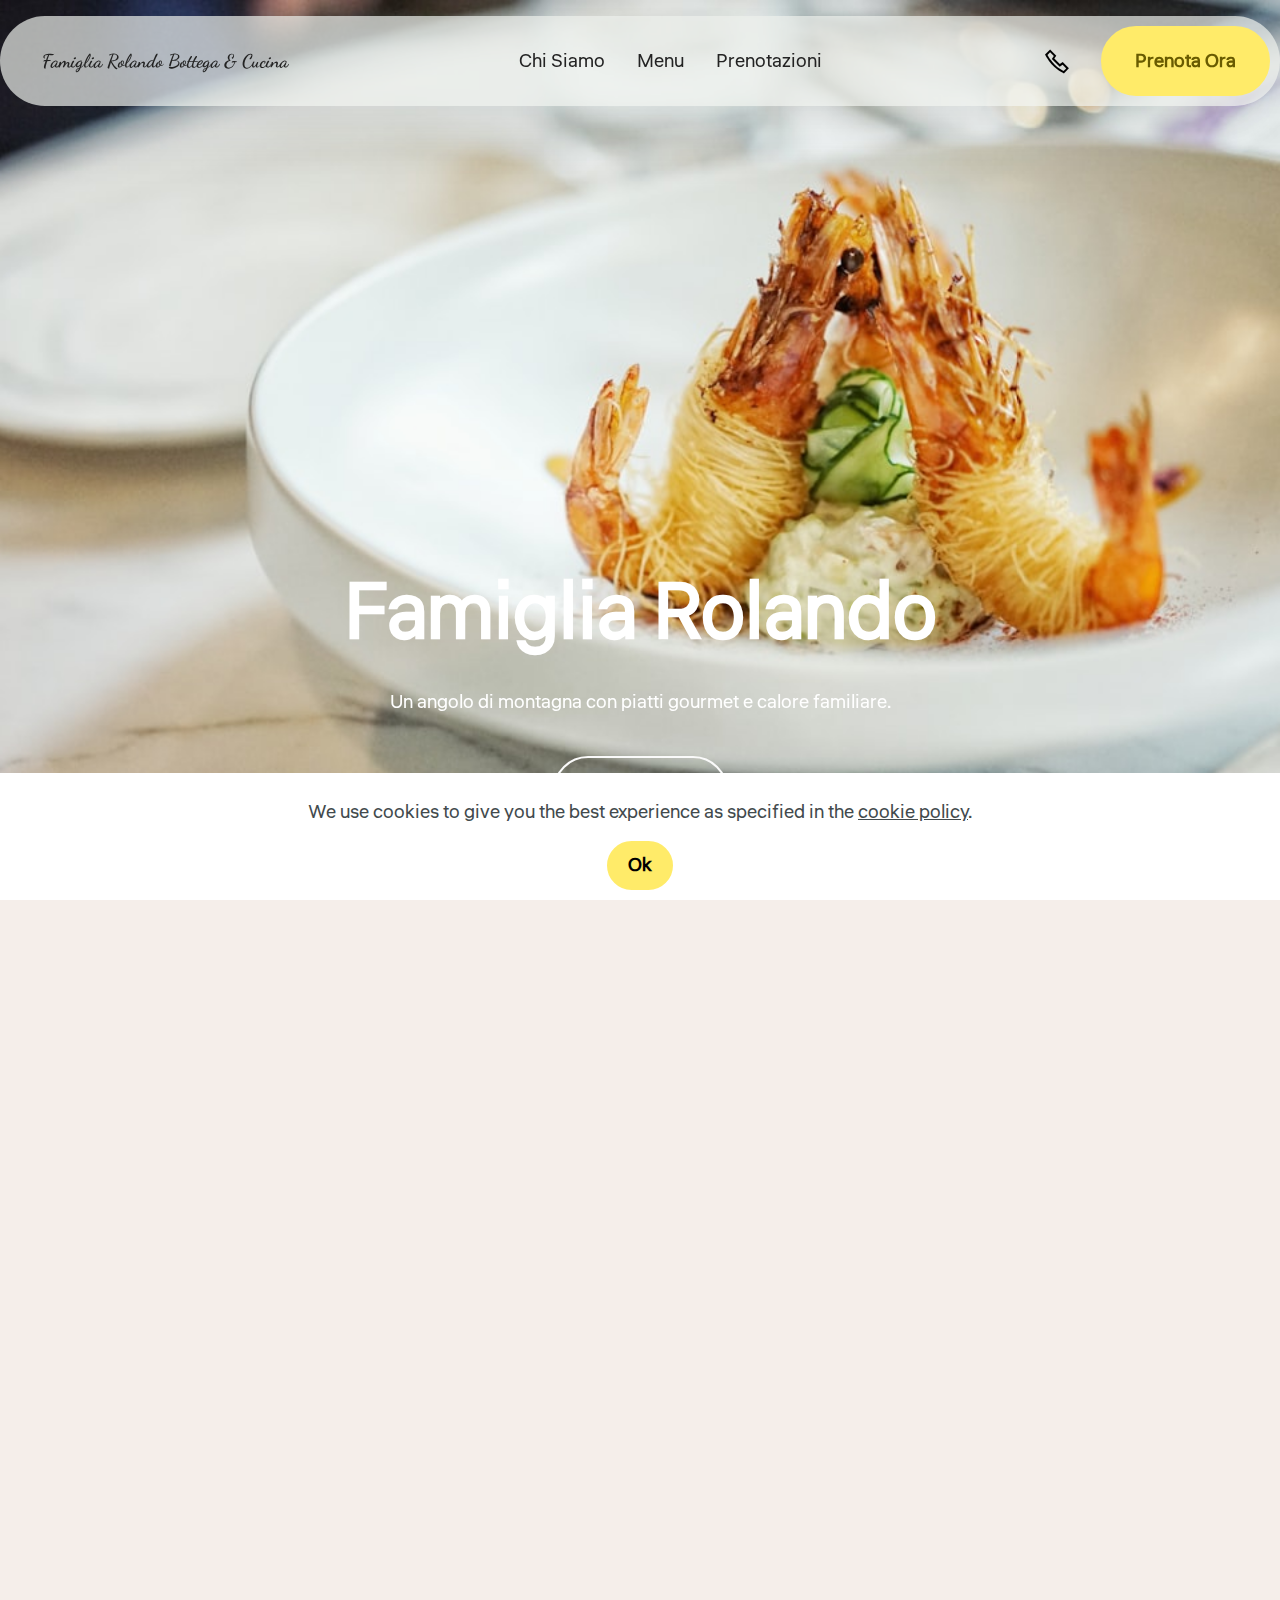
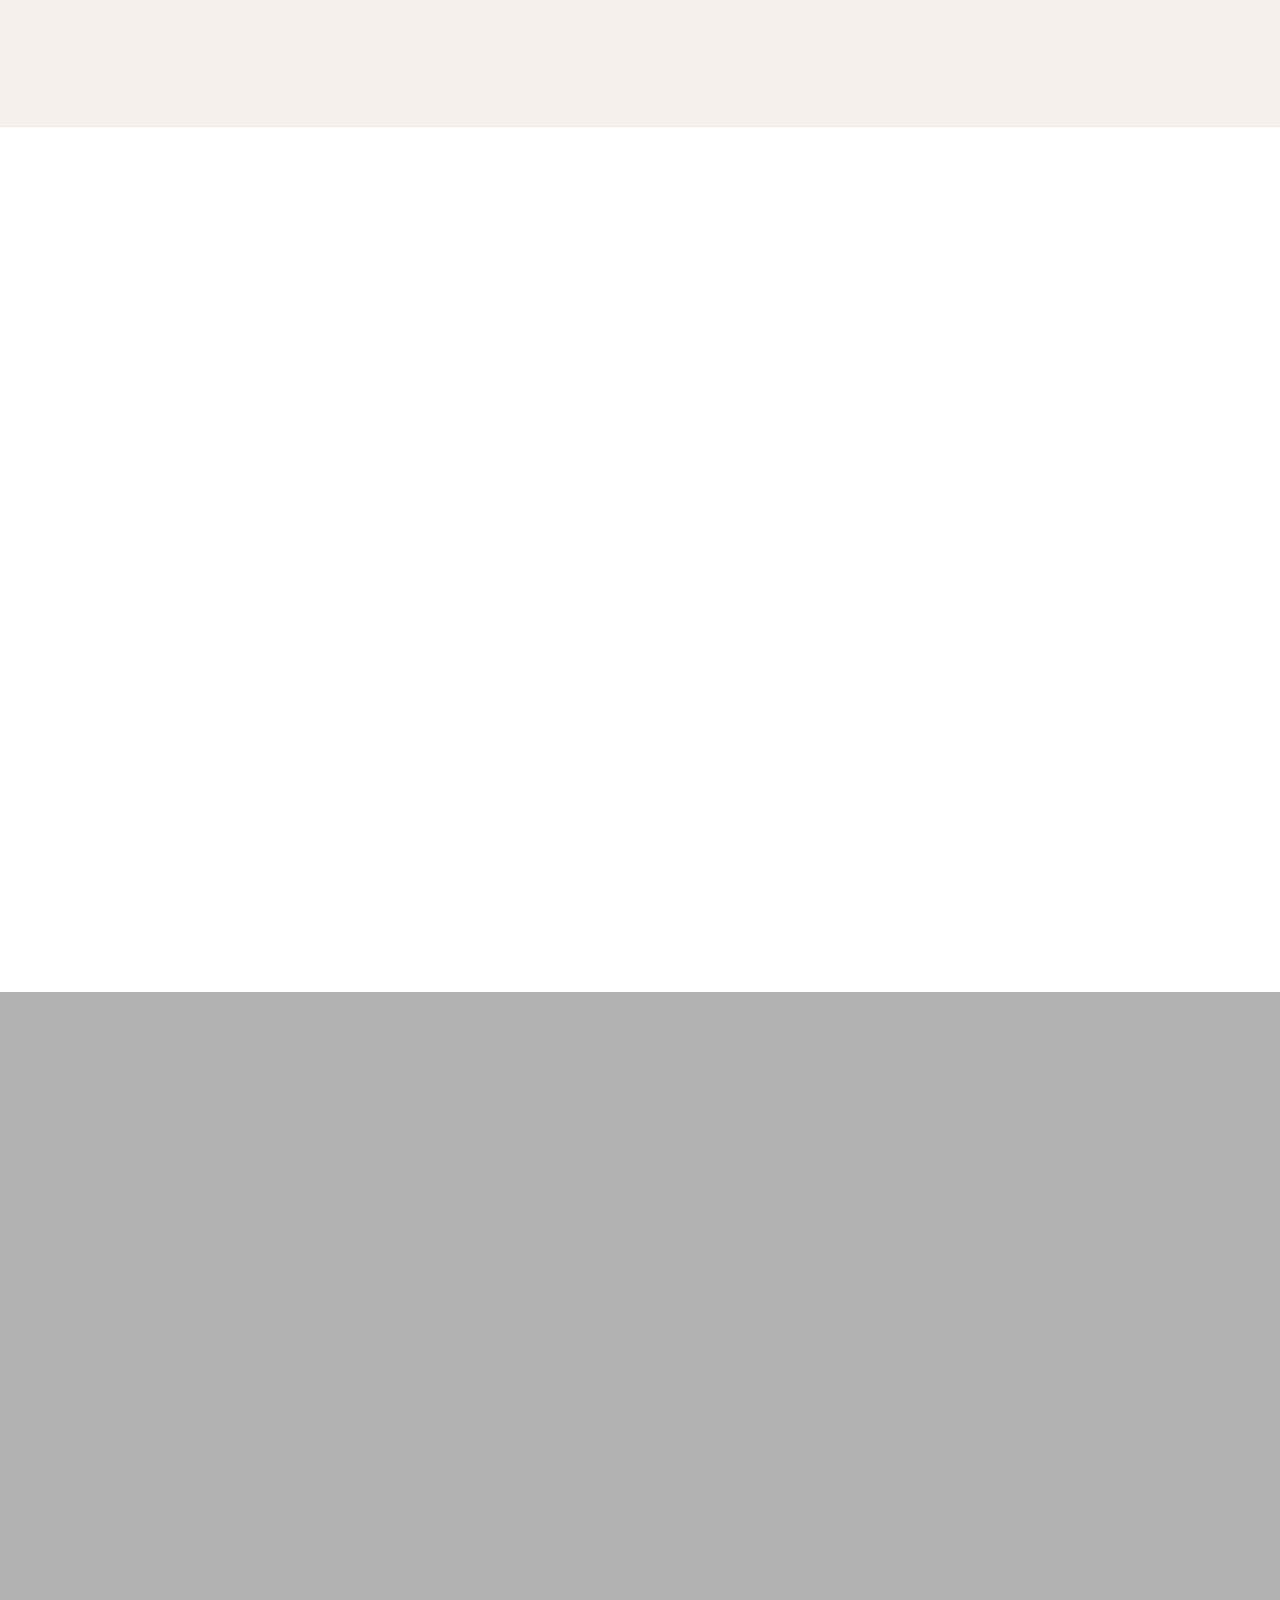
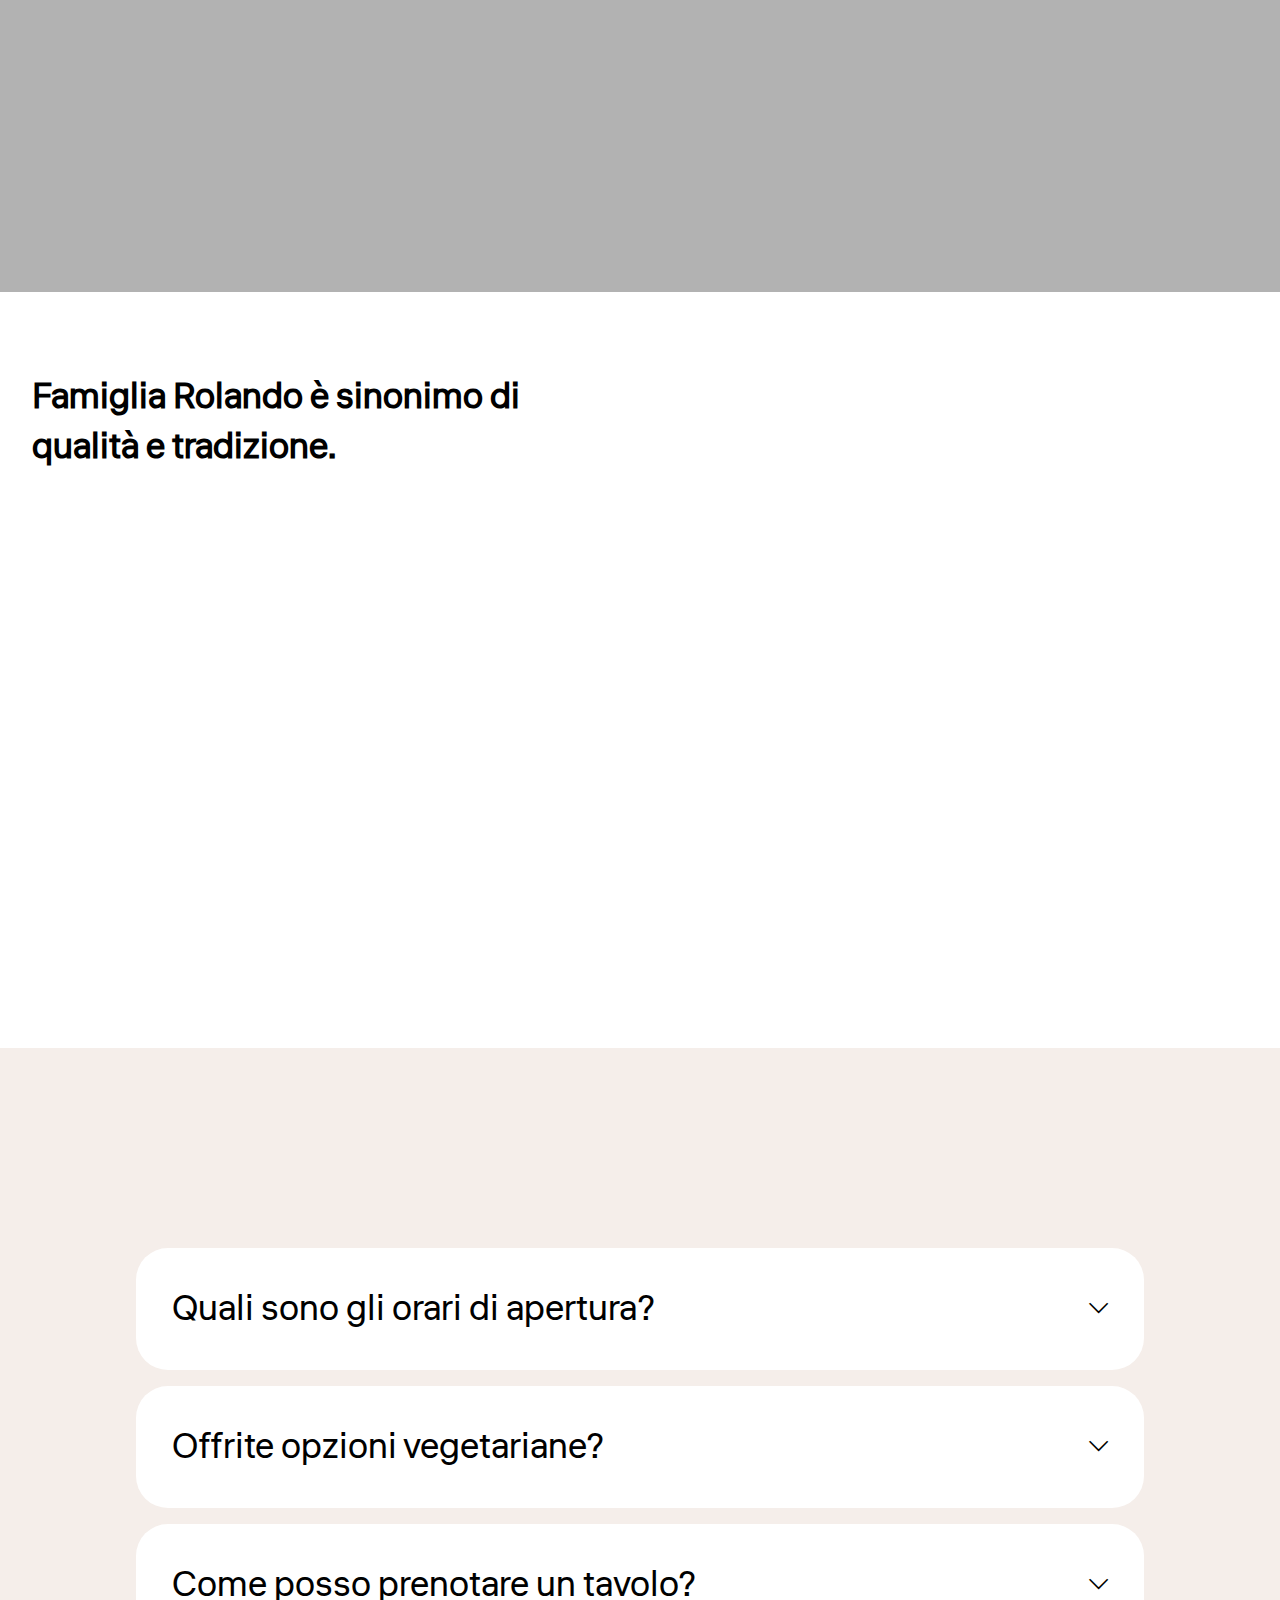
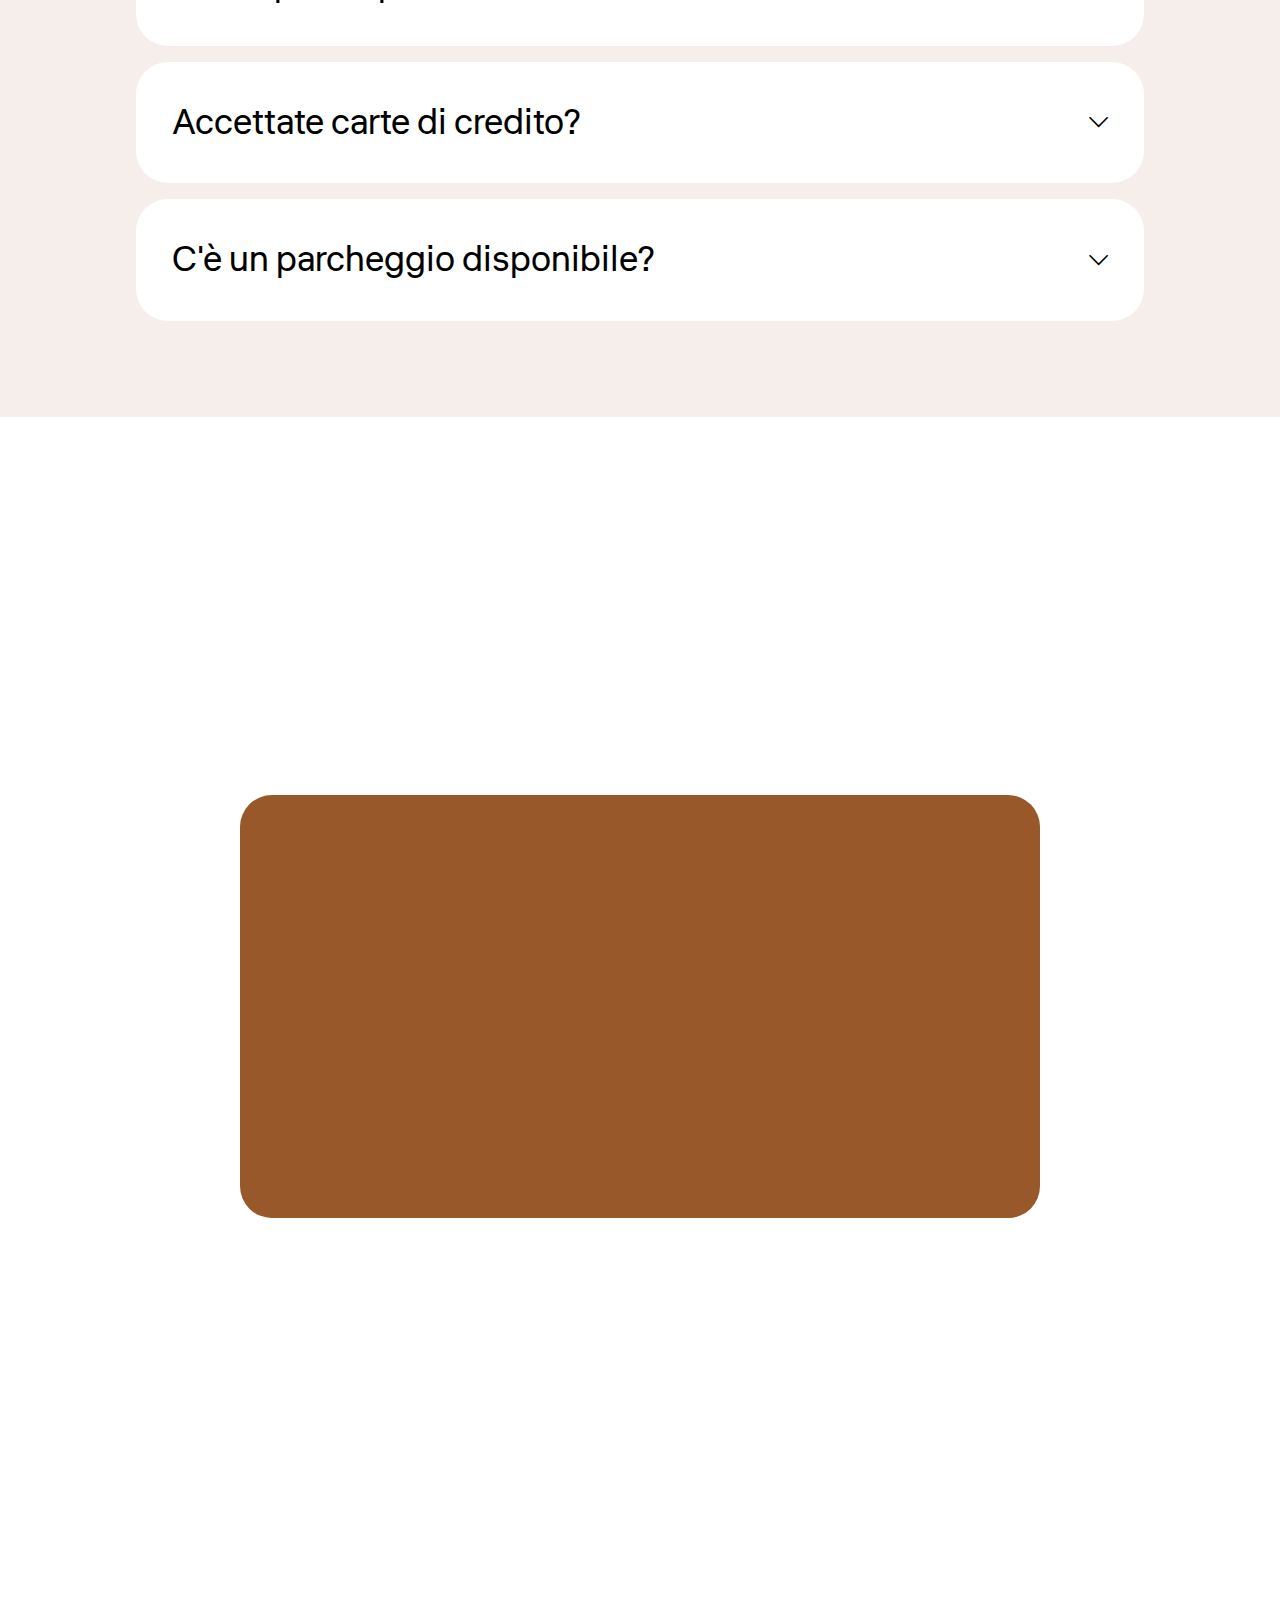
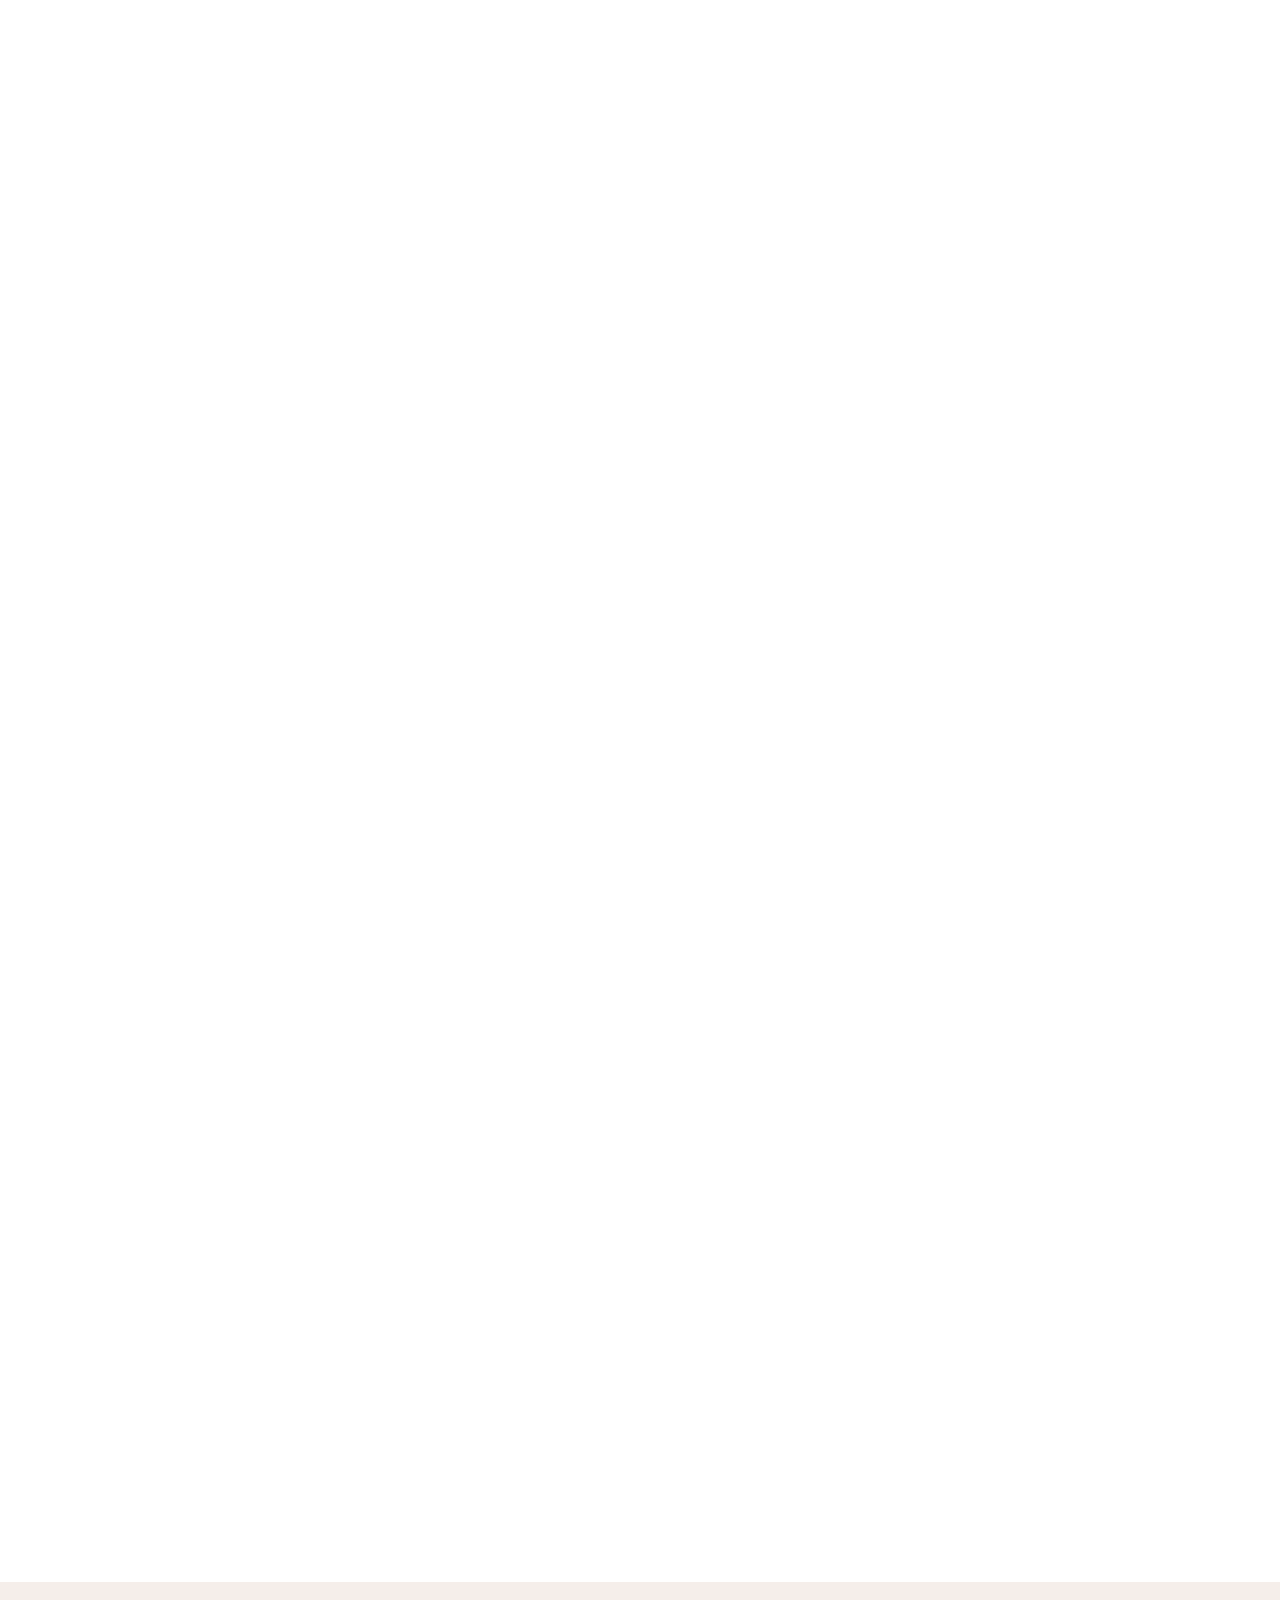
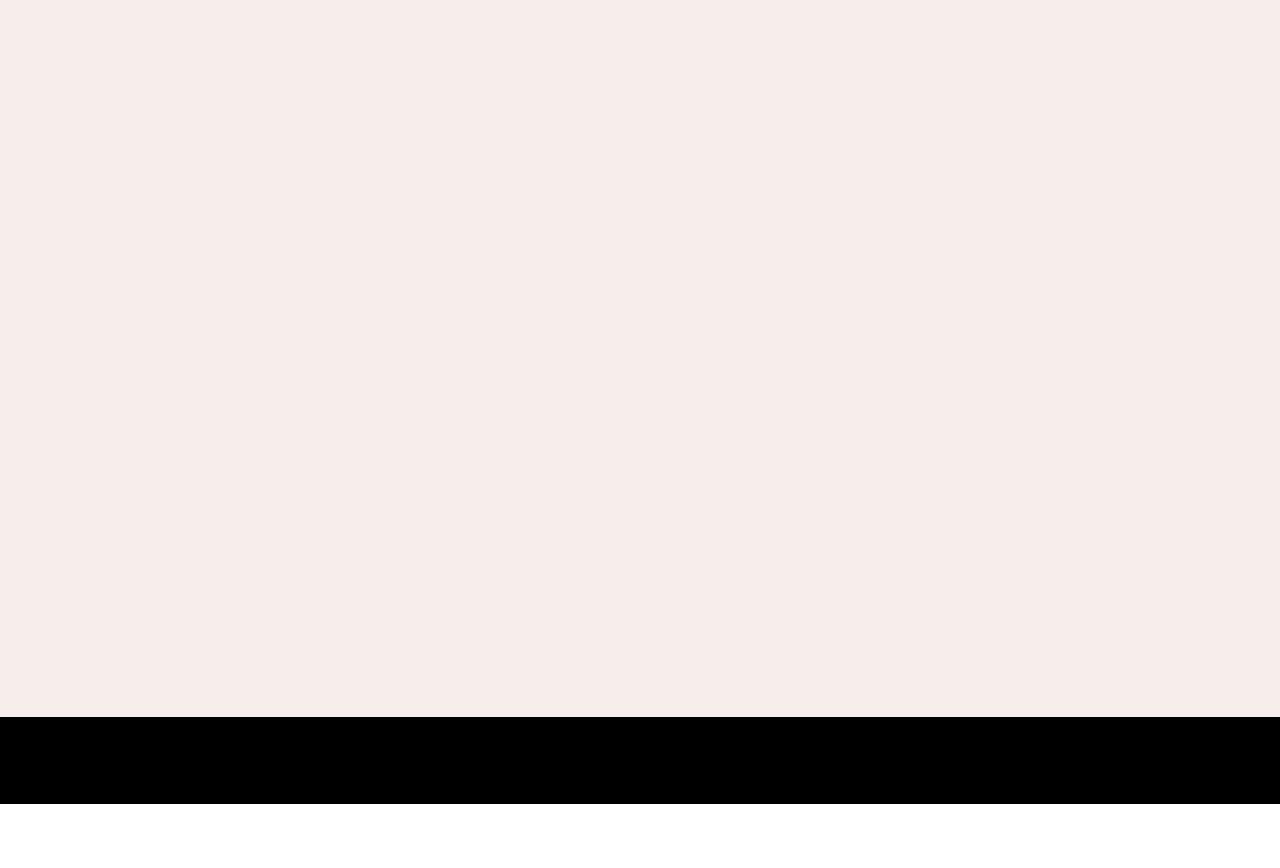
<file: index.html>
<!DOCTYPE html>
<html  >
<head>
  <!-- Site made with Mobirise Website Builder v6.0.1, https://mobirise.com -->
  <meta charset="UTF-8">
  <meta http-equiv="X-UA-Compatible" content="IE=edge">
  <meta name="generator" content="Mobirise v6.0.1, mobirise.com">
  <meta name="viewport" content="width=device-width, initial-scale=1, minimum-scale=1">
  <link rel="shortcut icon" href="assets/images/fdfsfs.png-128x127-1.png" type="image/x-icon">
  <meta name="description" content="Famiglia Rolando offre piatti gourmet con ingredienti freschi e selezione di vini pregiati. Servizi inclusi per un'esperienza unica.">
  
  
  <title>Famiglia Rolando Bottega & Cucina</title>
  <link rel="stylesheet" href="assets/web/assets/mobirise-icons2/mobirise2.css">
  <link rel="stylesheet" href="assets/bootstrap/css/bootstrap.min.css">
  <link rel="stylesheet" href="assets/bootstrap/css/bootstrap-grid.min.css">
  <link rel="stylesheet" href="assets/bootstrap/css/bootstrap-reboot.min.css">
  <link rel="stylesheet" href="assets/parallax/jarallax.css">
  <link rel="stylesheet" href="assets/web/assets/gdpr-plugin/gdpr-styles.css">
  <link rel="stylesheet" href="assets/animatecss/animate.css">
  <link rel="stylesheet" href="assets/dropdown/css/style.css">
  <link rel="stylesheet" href="assets/socicon/css/styles.css">
  <link rel="stylesheet" href="assets/theme/css/style.css">
  <link rel="preload" href="https://fonts.googleapis.com/css2?family=Liter&display=swap&display=swap" as="style" onload="this.onload=null;this.rel='stylesheet'">
  <noscript><link rel="stylesheet" href="https://fonts.googleapis.com/css2?family=Liter&display=swap&display=swap"></noscript>
  <link rel="preload" href="https://fonts.googleapis.com/css?family=Dancing+Script:400,500,600,700&display=swap" as="style" onload="this.onload=null;this.rel='stylesheet'">
  <noscript><link rel="stylesheet" href="https://fonts.googleapis.com/css?family=Dancing+Script:400,500,600,700&display=swap"></noscript>
  <link rel="preload" as="style" href="assets/mobirise/css/mbr-additional.css?v=VHZDel"><link rel="stylesheet" href="assets/mobirise/css/mbr-additional.css?v=VHZDel" type="text/css">

  
  
  
</head>
<body>
  
  <section data-bs-version="5.1" class="menu menu2 cid-uESaAsen2W" once="menu" id="menu-5-uESaAsen2W">
	

	<nav class="navbar navbar-dropdown navbar-fixed-top navbar-expand-lg">
		<div class="container">
			<div class="navbar-brand">
				
				<span class="navbar-caption-wrap"><a class="navbar-caption text-black display-4" href="https://mobiri.se">Famiglia Rolando Bottega &amp; Cucina</a></span>
			</div>
			<button class="navbar-toggler" type="button" data-toggle="collapse" data-bs-toggle="collapse" data-target="#navbarSupportedContent" data-bs-target="#navbarSupportedContent" aria-controls="navbarNavAltMarkup" aria-expanded="false" aria-label="Toggle navigation">
				<div class="hamburger">
					<span></span>
					<span></span>
					<span></span>
					<span></span>
				</div>
			</button>
			<div class="collapse navbar-collapse" id="navbarSupportedContent">
				<ul class="navbar-nav nav-dropdown" data-app-modern-menu="true"><li class="nav-item">
						<a class="nav-link link text-black display-7" href="https://mobiri.se">Chi Siamo</a>
					</li>
					<li class="nav-item">
						<a class="nav-link link text-black display-7" href="https://mobiri.se" aria-expanded="false">Menu</a>
					</li>
					<li class="nav-item">
						<a class="nav-link link text-black display-7" href="https://mobiri.se">Prenotazioni</a>
					</li></ul>
				<div class="icons-menu">
					<a class="iconfont-wrapper" href="https://mobiri.se">
						<span class="p-2 mbr-iconfont mobi-mbri-phone mobi-mbri"></span>
					</a>
					
					
					
				</div>
				<div class="navbar-buttons mbr-section-btn"><a class="btn btn-primary display-7" href="index.html#contacts-1-uESaAsn724">Prenota Ora</a></div>
			</div>
		</div>
	</nav>
</section>

<section data-bs-version="5.1" class="header16 cid-uESaAsfU7t mbr-fullscreen mbr-parallax-background" id="hero-17-uESaAsfU7t">
  
  
  <div class="container-fluid">
    <div class="row">
      <div class="content-wrap col-12 col-md-12">
        <h1 class="mbr-section-title mbr-fonts-style mbr-white mb-4 display-1">
          <strong>Famiglia Rolando</strong>
        </h1>
        
        <p class="mbr-fonts-style mbr-text mbr-white mb-4 display-7">Un angolo di montagna con piatti gourmet e calore familiare.</p>
        <div class="mbr-section-btn"><a class="btn btn-white-outline display-7" href="index.html#pricing-cards-1-uESaAsfLKx">Scopri di Più</a></div>
      </div>
    </div>
  </div>
</section>

<section data-bs-version="5.1" class="pricing1 cid-uESaAsfLKx" id="pricing-cards-1-uESaAsfLKx">
    
    
    <div class="container-fluid">
        <div class="row justify-content-center">
            <div class="col-12 content-head">
                <div class="mbr-section-head mb-5">
                    <h4 class="mbr-section-title mbr-fonts-style align-center mb-0 display-2"><strong>Menù</strong></h4>
                    
                </div>
            </div>
        </div>
        <div class="row">
            <div class="item features-without-image col-12 col-md-6 col-lg-3 item-mb active">
                <div class="item-wrapper">
                    <div class="item-head">
                        <h5 class="item-title mbr-fonts-style mb-0 display-5"><strong>Menù Ciclista</strong></h5>
                        <h6 class="item-subtitle mbr-fonts-style mt-0 mb-0 display-7">
                            <strong>€29.99</strong>/per persona
                        </h6>
                    </div>
                    <div class="item-content">
                        <p class="mbr-text mbr-fonts-style display-7">Assapora una selezione di vini pregiati con abbinamenti gourmet.</p>
                    </div>
                    <div class="mbr-section-btn item-footer"><a href="" class="btn item-btn btn-primary display-7">Esplora</a></div>
                </div>
            </div>
            <div class="item features-without-image col-12 col-md-6 col-lg-3 item-mb">
                <div class="item-wrapper">
                    <div class="item-head">
                        <h5 class="item-title mbr-fonts-style mb-0 display-5">
                            <strong>Menu Bambini</strong></h5>
                        <h6 class="item-subtitle mbr-fonts-style mt-0 mb-0 display-7">
                            <strong>€24.99</strong>/per persona
                        </h6>
                    </div>
                    <div class="item-content">
                        <p class="mbr-text mbr-fonts-style display-7">Menu speciale su prenotazione per celiaci, senza compromessi.</p>
                    </div>
                    <div class="mbr-section-btn item-footer"><a href="" class="btn item-btn btn-primary display-7">Esplora</a></div>
                </div>
            </div>

            <div class="item features-without-image col-12 col-md-6 col-lg-3 item-mb">
                <div class="item-wrapper">
                    <div class="item-head">
                        <h5 class="item-title mbr-fonts-style mb-0 display-5"><strong>Menù Degustazione</strong></h5>
                        <h6 class="item-subtitle mbr-fonts-style mt-0 mb-0 display-7">
                            <strong>€5.00</strong>/per persona
                        </h6>
                    </div>
                    <div class="item-content">
                        <p class="mbr-text mbr-fonts-style display-7">Ricarica la tua e-bike mentre gusti i nostri piatti.</p>
                    </div>
                    <div class="mbr-section-btn item-footer"><a href="" class="btn item-btn btn-primary display-7">Esplora</a></div>
                </div>
            </div>

            <div class="item features-without-image col-12 col-md-6 col-lg-3 item-mb">
                <div class="item-wrapper">
                    <div class="item-head">
                        <h5 class="item-title mbr-fonts-style mb-0 display-5"><strong>Menù Estivo</strong></h5>
                        <h6 class="item-subtitle mbr-fonts-style mt-0 mb-0 display-7">
                            <strong>€15.00</strong>/per persona
                        </h6>
                    </div>
                    <div class="item-content">
                        <p class="mbr-text mbr-fonts-style display-7">Noleggia attrezzatura sportiva per un'avventura indimenticabile.</p>
                    </div>
                    <div class="mbr-section-btn item-footer"><a href="" class="btn item-btn btn-primary display-7">Esplora</a></div>
                </div>
            </div>
        </div>
    </div>
</section>

<section data-bs-version="5.1" class="people02 cid-uESaAsfIxH" id="testimonials-10-uESaAsfIxH">
	

	
	
	<div class="container">
		<div class="row mb-5 justify-content-center">
			<div class="col-12 content-head">
				<h3 class="mbr-section-title mbr-fonts-style align-center mb-4 display-2">
					<strong>Recensioni</strong>
				</h3>
				<h5 class="mbr-section-subtitle mbr-fonts-style align-center mb-4 display-7">Cosa dicono i nostri clienti</h5>
			</div>
		</div>
		<div class="row">
				<div class="item features-without-image col-12 col-md-6 col-lg-4 mb-5">
					<div class="item-wrapper">
						<div class="card-box align-center">
							<div class="iconfont-wrapper mb-3">
								<span class="mbr-iconfont mobi-mbri-star mobi-mbri"></span>
								<span class="mbr-iconfont mobi-mbri-star mobi-mbri"></span>
								<span class="mbr-iconfont mobi-mbri-star mobi-mbri"></span>
								<span class="mbr-iconfont mobi-mbri-star mobi-mbri"></span>
								<span class="mbr-iconfont mobi-mbri-star mobi-mbri"></span>
							</div>
							<h5 class="card-title mbr-fonts-style mb-3 display-7">Ottimo il tagliere di salumi, tutti locali e superbuoni!</h5>
							<p class="card-text mbr-fonts-style mb-0 display-7">Daniele Ansaldi</p>
						</div>
					</div>
				</div>
				<div class="item features-without-image col-12 col-md-6 col-lg-4 mb-5">
					<div class="item-wrapper">
						<div class="card-box align-center">
							<div class="iconfont-wrapper mb-3">
								<span class="mbr-iconfont mobi-mbri-star mobi-mbri"></span>
								<span class="mbr-iconfont mobi-mbri-star mobi-mbri"></span>
								<span class="mbr-iconfont mobi-mbri-star mobi-mbri"></span>
								<span class="mbr-iconfont mobi-mbri-star mobi-mbri"></span>
								<span class="mbr-iconfont mobi-mbri-star mobi-mbri"></span>
							</div>
							<h5 class="card-title mbr-fonts-style mb-3 display-7">Ingredienti di prima qualità, passione e professionalità, genuina ospitalità dei proprietari: un gioiello nascosto che vale il viaggio.</h5>
							<p class="card-text mbr-fonts-style mb-0 display-7">Matteo Martini</p>
						</div>
					</div>
				</div>
				<div class="item features-without-image col-12 col-md-6 col-lg-4 mb-5">
					<div class="item-wrapper">
						<div class="card-box align-center">
							<div class="iconfont-wrapper mb-3">
								<span class="mbr-iconfont mobi-mbri-star mobi-mbri"></span>
								<span class="mbr-iconfont mobi-mbri-star mobi-mbri"></span>
								<span class="mbr-iconfont mobi-mbri-star mobi-mbri"></span>
								<span class="mbr-iconfont mobi-mbri-star mobi-mbri"></span>
								<span class="mbr-iconfont mobi-mbri-star mobi-mbri"></span>
							</div>
							<h5 class="card-title mbr-fonts-style mb-3 display-7">I signori Antonella e Marco sono premurosi con i clienti. Piatti di ottima qualità, ottimi panini farciti e taglieri. Oggi il signor Marco ci ha preparato 2 eccellenti panini! (i più buoni che avessimo mai mangiato) COMPLIMENTI!!</h5>
							<p class="card-text mbr-fonts-style mb-0 display-7"><br>Danilo Bossero</p>
						</div>
					</div>
				</div>
			</div>
		<div class="row mt-0 mt-md-5">
			<div class="col-12 align-center">
				<div class="mbr-section-btn"><a class="btn btn-primary display-7" href="https://www.google.com/search?sa=X&sca_esv=c9b12c152d5fa85c&rlz=1C1MKZV_itIT1148IT1148&tbm=lcl&q=Famiglia+Rolando+Bottega+%26+Cucina+Recensioni&rflfq=1&num=20&stick=H4sIAAAAAAAAAONgkxIxNDE2tDQ3NzY1NzEwNTOytDAxN9_AyPiKUcctMTczPSczUSEoPycxLyVfwSm_pCQ1PVFBTcG5NDkzDyiRmpyaV5yZn5e5iJUk5QCwN4bxeQAAAA&rldimm=14319773574056298477&hl=it-IT&ved=2ahUKEwj3tobChPuLAxVJgP0HHRzXNz0Q9fQKegQIJhAF&biw=1536&bih=776&dpr=1.25#lkt=LocalPoiReviews" target="_blank">Leggi Altre Recensioni</a></div>
			</div>
		</div>
	</div>
</section>

<section data-bs-version="5.1" class="header18 cid-uESaAsgRNv mbr-fullscreen" data-bg-video="https://www.youtube.com/embed/FcEVbVrNIyg?autoplay=1&amp;loop=1&amp;playlist=FcEVbVrNIyg&amp;t=20&amp;mute=1&amp;playsinline=1&amp;controls=0&amp;showinfo=0&amp;autohide=1&amp;allowfullscreen=true&amp;mode=transparent" id="video-5-uESaAsgRNv">
  

  <div class="mbr-overlay" style="opacity: 0.3; background-color: rgb(0, 0, 0);"></div>
  <div class="container-fluid">
    <div class="row">
    </div>
  </div>
</section>

<section data-bs-version="5.1" class="article15 cid-uESaAsgCqX" id="about-us-15-uESaAsgCqX">
    
    <div class="container">
        <div class="row justify-content-center">
            <div class="col-12 col-md">
                
                <h6 class="mbr-section-subtitle mbr-fonts-style mt-0 mb-4 display-5"><strong>Famiglia Rolando è sinonimo di qualità e tradizione.</strong>
                </h6>
            </div>
            <div class="col-md-12 col-lg-6">
                <p class="mbr-text mbr-fonts-style display-7">Situato nel cuore di Caprauna, il nostro ristorante è un rifugio per gli amanti della buona cucina.</p>
                <p class="mbr-text mbr-fonts-style display-7">Utilizziamo solo ingredienti freschi e locali, per piatti che raccontano storie di passione e dedizione.</p>
                <p class="mbr-text mbr-fonts-style display-7">Ogni visita è un'opportunità per assaporare l'autenticità della nostra terra.</p>
            </div>
        </div>
    </div>
</section>

<section data-bs-version="5.1" class="features15 cid-uESaAshdyk" id="features-30-uESaAshdyk">
    

    
    
    <div class="container">
        
        <div class="row">
            <div class="item features-without-image col-12 col-lg-4 active">
                <div class="item-wrapper">
                    <div class="img-wrapper">
                        <img src="assets/images/photo-1532744535173-f6b6d2da1fcb.jpeg" alt="Mobirise Website Builder">
                    </div>
                    <div class="card-box">
                        <h4 class="card-title mbr-fonts-style mb-0 display-7">
                            <strong>Ingredienti Freschi</strong>
                        </h4>
                        <h5 class="card-text mbr-fonts-style mt-3 display-7">Sourced da produttori locali fidati.</h5>
                    </div>
                </div>
            </div>
            <div class="item features-without-image col-12 col-lg-4">
                <div class="item-wrapper">
                    <div class="img-wrapper">
                        <img src="assets/images/photo-1556710807-81aa7ea511f3.jpeg" alt="Mobirise Website Builder" data-slide-to="1" data-bs-slide-to="1">
                    </div>
                    <div class="card-box">
                        <h4 class="card-title mbr-fonts-style mb-0 display-7">
                            <strong>Vini Selezionati</strong>
                        </h4>
                        <h5 class="card-text mbr-fonts-style mt-3 display-7">Una carta dei vini da sogno.</h5>
                    </div>
                </div>
            </div>
            <div class="item features-without-image col-12 col-lg-4">
                <div class="item-wrapper">
                    <div class="img-wrapper">
                        <img src="assets/images/photo-1616671276441-2f2c277b8bf9.jpeg" alt="Mobirise Website Builder" data-bs-slide-to="2" data-slide-to="2">
                    </div>
                    <div class="card-box">
                        <h4 class="card-title mbr-fonts-style mb-0 display-7">
                            <strong>Ambiente Accogliente</strong>
                        </h4>
                        <h5 class="card-text mbr-fonts-style mt-3 display-7">Atmosfera calda e montana.</h5>
                    </div>
                </div>
            </div>
            <div class="item features-without-image col-12 col-lg-4">
                <div class="item-wrapper">
                    <div class="img-wrapper">
                        <img src="assets/images/photo-1607668331064-8bea3c38f491.jpeg" alt="Mobirise Website Builder" data-slide-to="3" data-bs-slide-to="3">
                    </div>
                    <div class="card-box">
                        <h4 class="card-title mbr-fonts-style mb-0 display-7">
                            <strong>Wi-Fi Gratuito</strong>
                        </h4>
                        <h5 class="card-text mbr-fonts-style mt-3 display-7">Resta connesso mentre mangi.</h5>
                    </div>
                </div>
            </div>
            <div class="item features-without-image col-12 col-lg-4">
                <div class="item-wrapper">
                    <div class="img-wrapper">
                        <img src="assets/images/photo-1548865163-afb128596c1e.jpeg" alt="Mobirise Website Builder" data-bs-slide-to="4" data-slide-to="4">
                    </div>
                    <div class="card-box">
                        <h4 class="card-title mbr-fonts-style mb-0 display-7">
                            <strong>Ricarica E-Bike</strong>
                        </h4>
                        <h5 class="card-text mbr-fonts-style mt-3 display-7">Per gli amanti delle due ruote.</h5>
                    </div>
                </div>
            </div>
            <div class="item features-without-image col-12 col-lg-4">
                <div class="item-wrapper">
                    <div class="img-wrapper">
                        <img src="assets/images/photo-1544510808-91bcbee1df55.jpeg" alt="Mobirise Website Builder" data-slide-to="5" data-bs-slide-to="5">
                    </div>
                    <div class="card-box">
                        <h4 class="card-title mbr-fonts-style mb-0 display-7">
                            <strong>Noleggio Attrezzatura</strong>
                        </h4>
                        <h5 class="card-text mbr-fonts-style mt-3 display-7">Sportivi, siamo qui per voi!</h5>
                    </div>
                </div>
            </div>
        </div>
    </div>
</section>

<section data-bs-version="5.1" class="list1 cid-uESaAsi6ny" id="faq-1-uESaAsi6ny">
    
    
    <div class="container">
        <div class="row justify-content-center">
            <div class="col-12 col-md-12 col-lg-10 m-auto">
                <div class="content">
                    <div class="row justify-content-center mb-5">
                        <div class="col-12 content-head">
                            <div class="mbr-section-head">
                                <h4 class="mbr-section-title mbr-fonts-style align-center mb-0 display-2">
                                    <strong>Domande Frequenti</strong>
                                </h4>
                                
                            </div>
                        </div>
                    </div>
                    <div id="bootstrap-accordion_10" class="panel-group accordionStyles accordion" role="tablist" aria-multiselectable="true">
                        <div class="card">
                            <div class="card-header" role="tab" id="headingOne">
                                <a role="button" class="panel-title collapsed" data-toggle="collapse" data-bs-toggle="collapse" data-core="" href="#collapse1_10" aria-expanded="false" aria-controls="collapse1">
                                    <h6 class="panel-title-edit mbr-semibold mbr-fonts-style mb-0 display-5">Quali sono gli orari di apertura?</h6>
                                    <span class="sign mbr-iconfont mobi-mbri-arrow-down"></span>
                                </a>
                            </div>
                            <div id="collapse1_10" class="panel-collapse noScroll collapse" role="tabpanel" aria-labelledby="headingOne" data-parent="#accordion" data-bs-parent="#bootstrap-accordion_10">
                                <div class="panel-body">
                                    <p class="mbr-fonts-style panel-text display-7">Siamo aperti tutti i giorni dalle 09:00 alle 17:00</p>
                                </div>
                            </div>
                        </div>
                        <div class="card">
                            <div class="card-header" role="tab" id="headingOne">
                                <a role="button" class="panel-title collapsed" data-toggle="collapse" data-bs-toggle="collapse" data-core="" href="#collapse2_10" aria-expanded="false" aria-controls="collapse2">
                                    <h6 class="panel-title-edit mbr-semibold mbr-fonts-style mb-0 display-5">Offrite opzioni vegetariane?</h6>
                                    <span class="sign mbr-iconfont mobi-mbri-arrow-down"></span>
                                </a>
                            </div>
                            <div id="collapse2_10" class="panel-collapse noScroll collapse" role="tabpanel" aria-labelledby="headingOne" data-parent="#accordion" data-bs-parent="#bootstrap-accordion_10">
                                <div class="panel-body">
                                    <p class="mbr-fonts-style panel-text display-7">Certo! Offriamo piatti e menù vegetariani su prenotazione !</p>
                                </div>
                            </div>
                        </div>
                        <div class="card">
                            <div class="card-header" role="tab" id="headingOne">
                                <a role="button" class="panel-title collapsed" data-toggle="collapse" data-bs-toggle="collapse" data-core="" href="#collapse3_10" aria-expanded="false" aria-controls="collapse3">
                                    <h6 class="panel-title-edit mbr-semibold mbr-fonts-style mb-0 display-5">Come posso prenotare un tavolo?</h6>
                                    <span class="sign mbr-iconfont mobi-mbri-arrow-down"></span>
                                </a>
                            </div>
                            <div id="collapse3_10" class="panel-collapse noScroll collapse" role="tabpanel" aria-labelledby="headingOne" data-parent="#accordion" data-bs-parent="#bootstrap-accordion_10">
                                <div class="panel-body">
                                    <p class="mbr-fonts-style panel-text display-7">Puoi prenotare telefonicamente al numero +39 373 5493 597 o su Whatsapp</p>
                                </div>
                            </div>
                        </div>
                        <div class="card">
                            <div class="card-header" role="tab" id="headingOne">
                                <a role="button" class="panel-title collapsed" data-toggle="collapse" data-bs-toggle="collapse" data-core="" href="#collapse4_10" aria-expanded="false" aria-controls="collapse4">
                                    <h6 class="panel-title-edit mbr-semibold mbr-fonts-style mb-0 display-5">Accettate carte di credito?</h6>
                                    <span class="sign mbr-iconfont mobi-mbri-arrow-down"></span>
                                </a>
                            </div>
                            <div id="collapse4_10" class="panel-collapse noScroll collapse" role="tabpanel" aria-labelledby="headingOne" data-parent="#accordion" data-bs-parent="#bootstrap-accordion_10">
                                <div class="panel-body">
                                    <p class="mbr-fonts-style panel-text display-7">Assolutamente! Tutte le principali carte sono benvenute.</p>
                                </div>
                            </div>
                        </div>
                        <div class="card">
                            <div class="card-header" role="tab" id="headingOne">
                                <a role="button" class="panel-title collapsed" data-toggle="collapse" data-bs-toggle="collapse" data-core="" href="#collapse5_10" aria-expanded="false" aria-controls="collapse5">
                                    <h6 class="panel-title-edit mbr-semibold mbr-fonts-style mb-0 display-5">C'è un parcheggio disponibile?</h6>
                                    <span class="sign mbr-iconfont mobi-mbri-arrow-down"></span>
                                </a>
                            </div>
                            <div id="collapse5_10" class="panel-collapse noScroll collapse" role="tabpanel" aria-labelledby="headingOne" data-parent="#accordion" data-bs-parent="#bootstrap-accordion_10">
                                <div class="panel-body">
                                    <p class="mbr-fonts-style panel-text display-7">Sì, disponiamo di parcheggi gratuiti !</p>
                                </div>
                            </div>
                        </div>
                        
                    </div>
                </div>
            </div>
        </div>
    </div>
</section>

<section data-bs-version="5.1" class="gallery10 cid-uESaAsi1oG" id="features-69-uESaAsi1oG">
  


  <div class="container-fluid">

      <div class="loop-container">
        <div class="item display-1" data-linewords="Ingredienti freschi e di alta qualità * Servizi esclusivi per i nostri ospiti * Wi-fi gratuito per i nostri clienti" data-direction="-1" data-speed="0.05">☁️ Best offers ☁️ Free delivery ☁️ Perfect design ☁️ Comfort ☁️ Support 24/7 ☁️ Vibes</div>

        <div class="item display-1" data-linewords="Ingredienti freschi e di alta qualità * Servizi esclusivi per i nostri ospiti * Wi-fi gratuito per i nostri clienti" data-direction="-1" data-speed="0.05">☁️ Best offers ☁️ Free delivery ☁️ Perfect design ☁️ Comfort ☁️ Support 24/7 ☁️ Vibes</div>
      </div>
    
  </div>
</section>

<section data-bs-version="5.1" class="header14 cid-uESaAsiTWl mbr-parallax-background" id="call-to-action-1-uESaAsiTWl">
	

	
	
	<div class="container">
		<div class="row justify-content-center">
			<div class="card col-12 col-md-12 col-lg-8">
				<div class="card-wrapper">
					<div class="card-box align-center">
						<h1 class="card-title mbr-fonts-style mb-4 display-1">
							<strong>Prenota il tuo tavolo ora</strong>
						</h1>
						
						<div class="mbr-section-btn mt-4"><a class="btn btn-primary display-7" href="index.html#contacts-1-uESaAsn724">Prenota</a></div>
					</div>
				</div>
			</div>
		</div>
	</div>
</section>

<section data-bs-version="5.1" class="gallery07 cid-uESaAsjluO" id="gallery-16-uESaAsjluO">
  
  
  <div class="container-fluid gallery-wrapper">
    <div class="row justify-content-center">
      <div class="col-12 content-head">
        <div class="mbr-section-head mb-5">
          <h4 class="mbr-section-title mbr-fonts-style align-center mb-0 display-2">
            <strong>Galleria di Delizie</strong>
          </h4>
          
        </div>
      </div>
    </div>
    <div class="grid-container">
      <div class="grid-container-3 moving-left" style="transform: translate3d(-200px, 0px, 0px);">
        <div class="grid-item">
          <img src="assets/images/photo-1560963689-02e82017fb3c.jpeg" alt="Mobirise Website Builder">
        </div>
        <div class="grid-item">
          <img src="assets/images/photo-1616669945251-3e8168f6f89a.jpeg" alt="Mobirise Website Builder">
        </div>
        <div class="grid-item">
          <img src="assets/images/photo-1543352634-99a5d50ae78e.jpeg" alt="Mobirise Website Builder">
        </div>
        <div class="grid-item">
          <img src="assets/images/photo-1482275548304-a58859dc31b7.jpeg" alt="Mobirise Website Builder">
        </div>
      </div>
    </div>
  </div>
</section>

<section data-bs-version="5.1" class="image02 cid-uESaAsjfHo mbr-fullscreen mbr-parallax-background" id="image-13-uESaAsjfHo">
    
    
    <div class="container">
        <div class="row"></div>
    </div>
</section>

<section data-bs-version="5.1" class="social4 cid-uESaAsnuzN" id="follow-us-1-uESaAsnuzN">
    
    
    

    <div class="container">
        <div class="media-container-row">
            <div class="col-12">
                <h3 class="mbr-section-title align-center mb-5 mbr-fonts-style display-2">
                    <strong>Seguici Su Social</strong>
                </h3>
                <div class="social-list align-center">
                    <a class="iconfont-wrapper bg-facebook m-2 " target="_blank" href="https://mobiri.se">
                        <span class="socicon-facebook socicon"></span>
                    </a>
                    
                    <a class="iconfont-wrapper bg-instagram m-2" href="https://www.instagram.com/famiglia_rolando_caprauna/" target="_blank">
                        <span class="socicon-instagram socicon"></span>
                    </a>
                    
                    
                    
                    
                    
                    
                    
                    
                </div>
            </div>
        </div>
    </div>
</section>

<section data-bs-version="5.1" class="contacts01 cid-uESaAsn724" id="contacts-1-uESaAsn724">
    

    
    
    <div class="container">
        <div class="row justify-content-center">
            <div class="col-12 content-head">
                <div class="mbr-section-head mb-5">
                    <h3 class="mbr-section-title mbr-fonts-style align-center mb-0 display-2">
                        <strong>Contatti Ristorante</strong>
                    </h3>
                    
                </div>
            </div>
        </div>
        <div class="row">
            <div class="item features-without-image col-12 col-md-6 active">
                <div class="item-wrapper">
                    <div class="text-wrapper">
                        <h6 class="card-title mbr-fonts-style mb-3 display-5">
                            <strong>Telefono</strong>
                        </h6>
                        <p class="mbr-text mbr-fonts-style display-7">
                            <a href="tel:+39 0123 456789" class="text-black">+39 0123 456789</a>
                        </p>
                    </div>
                </div>
            </div>
            <div class="item features-without-image col-12 col-md-6">
                <div class="item-wrapper">
                    <div class="text-wrapper">
                        <h6 class="card-title mbr-fonts-style mb-3 display-5"><strong>WhatsApp</strong></h6>
                        <p class="mbr-text mbr-fonts-style display-7">
                            <a href="https://wa.link/7zklj1" class="text-black text-primary">info@famigliarolando.it</a>
                        </p>
                    </div>
                </div>
            </div>
            <div class="item features-without-image col-12 col-md-6">
                <div class="item-wrapper">
                    <div class="text-wrapper">
                        <h6 class="card-title mbr-fonts-style mb-3 display-5">
                            <strong>Indirizzo</strong>
                        </h6>
                        <p class="mbr-text mbr-fonts-style display-7">Piazza Sant'Antonino, Caprauna, CN</p>
                    </div>
                </div>
            </div>
            <div class="item features-without-image col-12 col-md-6">
                <div class="item-wrapper">
                    <div class="text-wrapper">
                        <h6 class="card-title mbr-fonts-style mb-3 display-5">
                            <strong>Orari Apertura</strong>
                        </h6>
                        <p class="mbr-text mbr-fonts-style display-7">Lun-Dom: 9:00 - 17:00</p>
                    </div>
                </div>
            </div>
        </div>
    </div>
</section>

<section data-bs-version="5.1" class="footer4 cid-uESaAsn1ha" once="footers" id="footer-4-uESaAsn1ha">

    

    

    <div class="container">
        <div class="media-container-row align-center mbr-white">
            <div class="col-12">
                <p class="mbr-text mb-0 mbr-fonts-style display-7">© 2025 Famiglia Rolando. Tutti i diritti riservati.</p>
            </div>
        </div>
    </div>
</section><section class="display-7" style="padding: 0;align-items: center;justify-content: center;flex-wrap: wrap;    align-content: center;display: flex;position: relative;height: 4rem;"><a href="https://mobiri.se/3440041" style="flex: 1 1;height: 4rem;position: absolute;width: 100%;z-index: 1;"><img alt="" style="height: 4rem;" src="[data-uri]"></a><p style="margin: 0;text-align: center;" class="display-7">&#8204;</p><a style="z-index:1" href="https://mobirise.com/builder/ai-website-creator.html">Free AI Website Creator</a></section><script src="assets/bootstrap/js/bootstrap.bundle.min.js"></script>  <script src="assets/parallax/jarallax.js"></script>  <script src="assets/web/assets/cookies-alert-plugin/cookies-alert-core.js"></script>  <script src="assets/web/assets/cookies-alert-plugin/cookies-alert-script.js"></script>  <script src="assets/smoothscroll/smooth-scroll.js"></script>  <script src="assets/ytplayer/index.js"></script>  <script src="assets/dropdown/js/navbar-dropdown.js"></script>  <script src="assets/vimeoplayer/player.js"></script>  <script src="assets/mbr-switch-arrow/mbr-switch-arrow.js"></script>  <script src="assets/scrollgallery/scroll-gallery.js"></script>  <script src="assets/theme/js/script.js"></script>  
  
  
<input name="cookieData" type="hidden" data-cookie-cookiesAlertType='1' data-cookie-customDialogSelector='null' data-cookie-colorText='#424a4d' data-cookie-colorBg='rgb(255, 255, 255)' data-cookie-opacityOverlay='0' data-cookie-bgOpacity='100' data-cookie-textButton='Ok' data-cookie-rejectText='REJECT' data-cookie-colorButton='#ffeb69' data-cookie-rejectColor='#ffffff' data-cookie-colorLink='#424a4d' data-cookie-underlineLink='true' data-cookie-text="We use cookies to give you the best experience as specified in the <a href='privacy.html'>cookie policy</a>.">
    <input name="animation" type="hidden">
  </body>
</html>
</file>
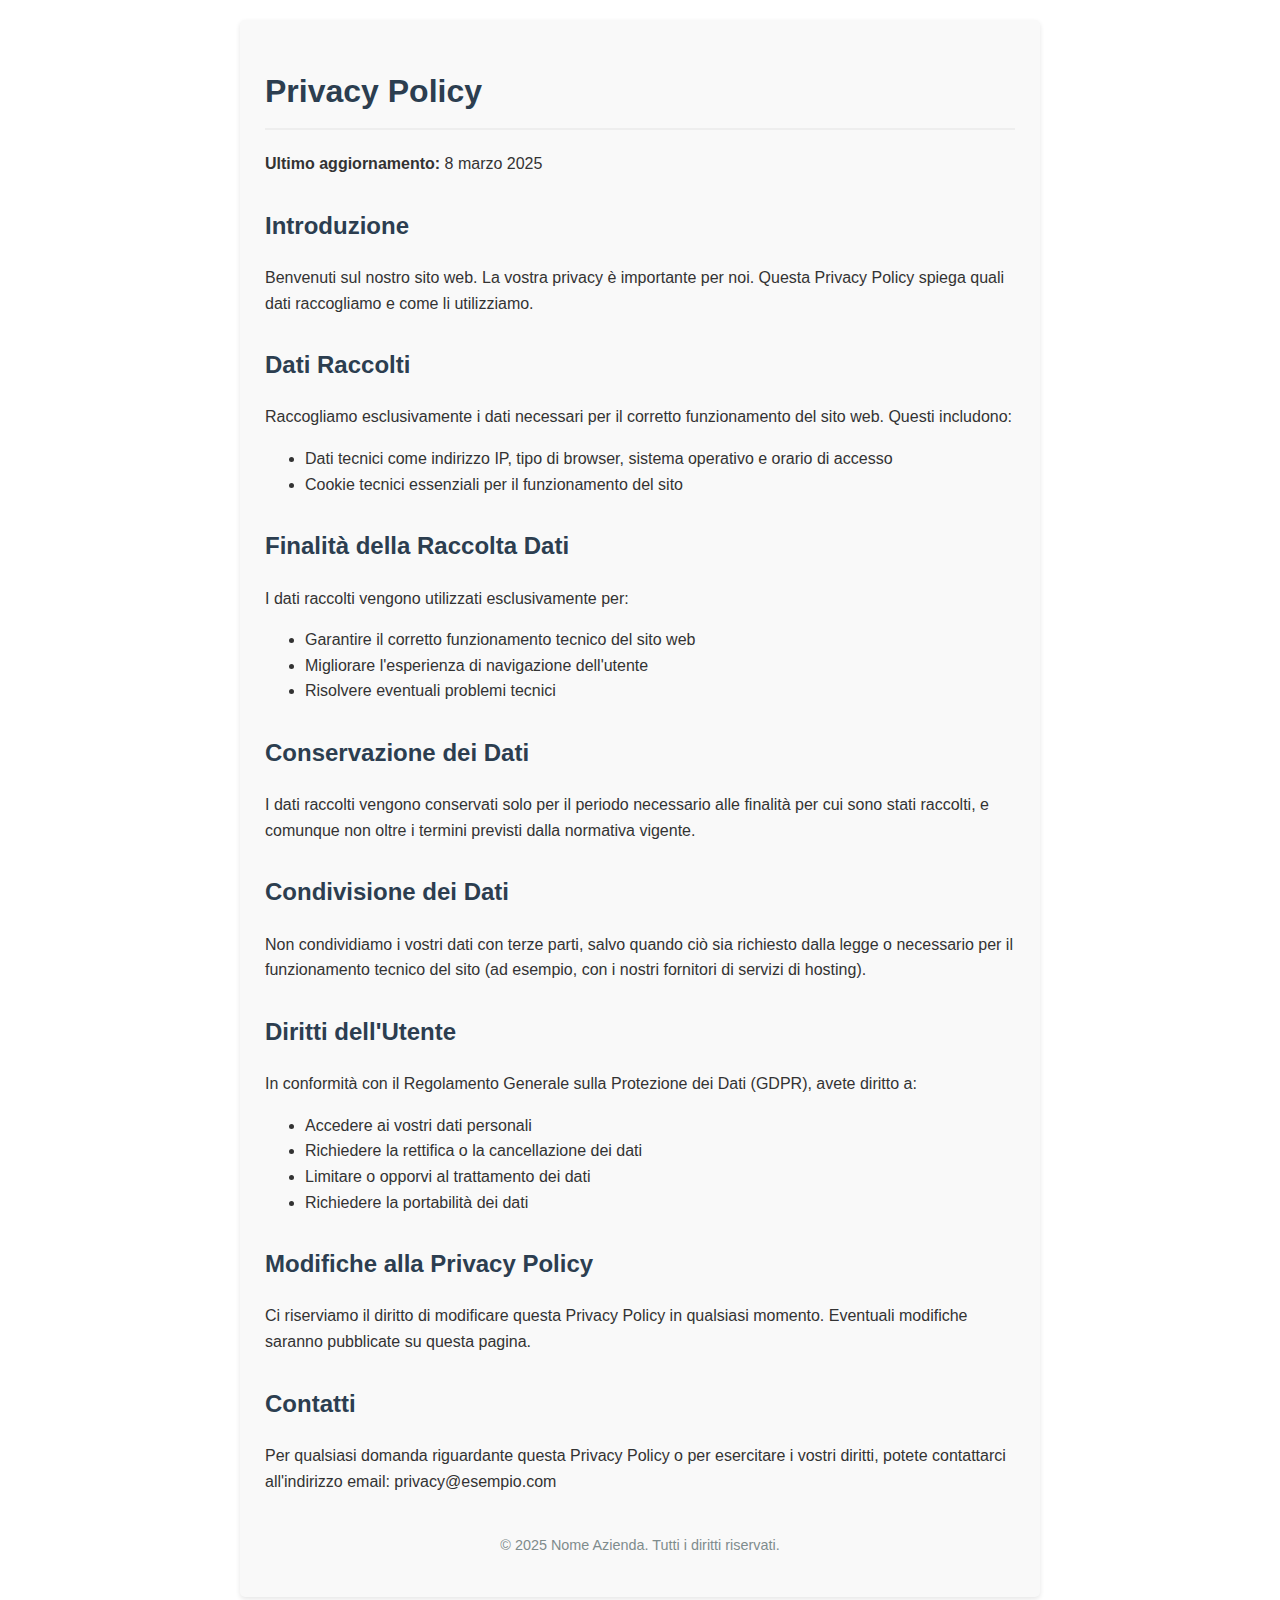
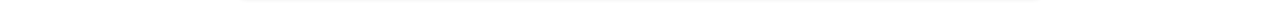
<file: privacy.html>
<!DOCTYPE html>
<html lang="it">
<head>
    <meta charset="UTF-8">
    <meta name="viewport" content="width=device-width, initial-scale=1.0">
    <title>Privacy Policy</title>
    <style>
        body {
            font-family: Arial, sans-serif;
            line-height: 1.6;
            max-width: 800px;
            margin: 0 auto;
            padding: 20px;
            color: #333;
        }
        h1, h2 {
            color: #2c3e50;
        }
        h1 {
            border-bottom: 2px solid #eee;
            padding-bottom: 10px;
        }
        h2 {
            margin-top: 30px;
        }
        p {
            margin-bottom: 15px;
        }
        .container {
            background-color: #f9f9f9;
            border-radius: 5px;
            padding: 25px;
            box-shadow: 0 2px 5px rgba(0,0,0,0.1);
        }
        .footer {
            margin-top: 40px;
            font-size: 0.9em;
            text-align: center;
            color: #7f8c8d;
        }
    </style>
</head>
<body>
    <div class="container">
        <h1>Privacy Policy</h1>
        
        <p><strong>Ultimo aggiornamento:</strong> 8 marzo 2025</p>
        
        <h2>Introduzione</h2>
        <p>Benvenuti sul nostro sito web. La vostra privacy è importante per noi. Questa Privacy Policy spiega quali dati raccogliamo e come li utilizziamo.</p>
        
        <h2>Dati Raccolti</h2>
        <p>Raccogliamo esclusivamente i dati necessari per il corretto funzionamento del sito web. Questi includono:</p>
        <ul>
            <li>Dati tecnici come indirizzo IP, tipo di browser, sistema operativo e orario di accesso</li>
            <li>Cookie tecnici essenziali per il funzionamento del sito</li>
        </ul>
        
        <h2>Finalità della Raccolta Dati</h2>
        <p>I dati raccolti vengono utilizzati esclusivamente per:</p>
        <ul>
            <li>Garantire il corretto funzionamento tecnico del sito web</li>
            <li>Migliorare l'esperienza di navigazione dell'utente</li>
            <li>Risolvere eventuali problemi tecnici</li>
        </ul>
        
        <h2>Conservazione dei Dati</h2>
        <p>I dati raccolti vengono conservati solo per il periodo necessario alle finalità per cui sono stati raccolti, e comunque non oltre i termini previsti dalla normativa vigente.</p>
        
        <h2>Condivisione dei Dati</h2>
        <p>Non condividiamo i vostri dati con terze parti, salvo quando ciò sia richiesto dalla legge o necessario per il funzionamento tecnico del sito (ad esempio, con i nostri fornitori di servizi di hosting).</p>
        
        <h2>Diritti dell'Utente</h2>
        <p>In conformità con il Regolamento Generale sulla Protezione dei Dati (GDPR), avete diritto a:</p>
        <ul>
            <li>Accedere ai vostri dati personali</li>
            <li>Richiedere la rettifica o la cancellazione dei dati</li>
            <li>Limitare o opporvi al trattamento dei dati</li>
            <li>Richiedere la portabilità dei dati</li>
        </ul>
        
        <h2>Modifiche alla Privacy Policy</h2>
        <p>Ci riserviamo il diritto di modificare questa Privacy Policy in qualsiasi momento. Eventuali modifiche saranno pubblicate su questa pagina.</p>
        
        <h2>Contatti</h2>
        <p>Per qualsiasi domanda riguardante questa Privacy Policy o per esercitare i vostri diritti, potete contattarci all'indirizzo email: privacy@esempio.com</p>
        
        <div class="footer">
            <p>© 2025 Nome Azienda. Tutti i diritti riservati.</p>
        </div>
    </div>
</body>
</html>
</file>
<file: assets/web/assets/mobirise-icons2/mobirise2.css>
@font-face {
  font-family: 'Moririse2';
  font-display: swap;
  src:  url('mobirise2.eot?f2bix4');
  src:  url('mobirise2.eot?f2bix4#iefix') format('embedded-opentype'),
    url('mobirise2.ttf?f2bix4') format('truetype'),
    url('mobirise2.woff?f2bix4') format('woff'),
    url('mobirise2.svg?f2bix4#mobirise2') format('svg');
  font-weight: normal;
  font-style: normal;
}

[class^="mobi-"], [class*=" mobi-"] {
  /* use !important to prevent issues with browser extensions that change fonts */
  font-family: 'Moririse2' !important;
  speak: none;
  font-style: normal;
  font-weight: normal;
  font-variant: normal;
  text-transform: none;
  line-height: 1;

  /* Better Font Rendering =========== */
  -webkit-font-smoothing: antialiased;
  -moz-osx-font-smoothing: grayscale;
}

.mobi-mbri-add-submenu:before {
  content: "\e900";
}
.mobi-mbri-alert:before {
  content: "\e901";
}
.mobi-mbri-align-center:before {
  content: "\e902";
}
.mobi-mbri-align-justify:before {
  content: "\e903";
}
.mobi-mbri-align-left:before {
  content: "\e904";
}
.mobi-mbri-align-right:before {
  content: "\e905";
}
.mobi-mbri-android:before {
  content: "\e906";
}
.mobi-mbri-apple:before {
  content: "\e907";
}
.mobi-mbri-arrow-down:before {
  content: "\e908";
}
.mobi-mbri-arrow-next:before {
  content: "\e909";
}
.mobi-mbri-arrow-prev:before {
  content: "\e90a";
}
.mobi-mbri-arrow-up:before {
  content: "\e90b";
}
.mobi-mbri-bold:before {
  content: "\e90c";
}
.mobi-mbri-bookmark:before {
  content: "\e90d";
}
.mobi-mbri-bootstrap:before {
  content: "\e90e";
}
.mobi-mbri-briefcase:before {
  content: "\e90f";
}
.mobi-mbri-browse:before {
  content: "\e910";
}
.mobi-mbri-bulleted-list:before {
  content: "\e911";
}
.mobi-mbri-calendar:before {
  content: "\e912";
}
.mobi-mbri-camera:before {
  content: "\e913";
}
.mobi-mbri-cart-add:before {
  content: "\e914";
}
.mobi-mbri-cart-full:before {
  content: "\e915";
}
.mobi-mbri-cash:before {
  content: "\e916";
}
.mobi-mbri-change-style:before {
  content: "\e917";
}
.mobi-mbri-chat:before {
  content: "\e918";
}
.mobi-mbri-clock:before {
  content: "\e919";
}
.mobi-mbri-close:before {
  content: "\e91a";
}
.mobi-mbri-cloud:before {
  content: "\e91b";
}
.mobi-mbri-code:before {
  content: "\e91c";
}
.mobi-mbri-contact-form:before {
  content: "\e91d";
}
.mobi-mbri-credit-card:before {
  content: "\e91e";
}
.mobi-mbri-cursor-click:before {
  content: "\e91f";
}
.mobi-mbri-cust-feedback:before {
  content: "\e920";
}
.mobi-mbri-database:before {
  content: "\e921";
}
.mobi-mbri-delivery:before {
  content: "\e922";
}
.mobi-mbri-desktop:before {
  content: "\e923";
}
.mobi-mbri-devices:before {
  content: "\e924";
}
.mobi-mbri-down:before {
  content: "\e925";
}
.mobi-mbri-download-2:before {
  content: "\e926";
}
.mobi-mbri-download:before {
  content: "\e927";
}
.mobi-mbri-drag-n-drop-2:before {
  content: "\e928";
}
.mobi-mbri-drag-n-drop:before {
  content: "\e929";
}
.mobi-mbri-edit-2:before {
  content: "\e92a";
}
.mobi-mbri-edit:before {
  content: "\e92b";
}
.mobi-mbri-error:before {
  content: "\e92c";
}
.mobi-mbri-extension:before {
  content: "\e92d";
}
.mobi-mbri-features:before {
  content: "\e92e";
}
.mobi-mbri-file:before {
  content: "\e92f";
}
.mobi-mbri-flag:before {
  content: "\e930";
}
.mobi-mbri-folder:before {
  content: "\e931";
}
.mobi-mbri-gift:before {
  content: "\e932";
}
.mobi-mbri-github:before {
  content: "\e933";
}
.mobi-mbri-globe-2:before {
  content: "\e934";
}
.mobi-mbri-globe:before {
  content: "\e935";
}
.mobi-mbri-growing-chart:before {
  content: "\e936";
}
.mobi-mbri-hearth:before {
  content: "\e937";
}
.mobi-mbri-help:before {
  content: "\e938";
}
.mobi-mbri-home:before {
  content: "\e939";
}
.mobi-mbri-hot-cup:before {
  content: "\e93a";
}
.mobi-mbri-idea:before {
  content: "\e93b";
}
.mobi-mbri-image-gallery:before {
  content: "\e93c";
}
.mobi-mbri-image-slider:before {
  content: "\e93d";
}
.mobi-mbri-info:before {
  content: "\e93e";
}
.mobi-mbri-italic:before {
  content: "\e93f";
}
.mobi-mbri-key:before {
  content: "\e940";
}
.mobi-mbri-laptop:before {
  content: "\e941";
}
.mobi-mbri-layers:before {
  content: "\e942";
}
.mobi-mbri-left-right:before {
  content: "\e943";
}
.mobi-mbri-left:before {
  content: "\e944";
}
.mobi-mbri-letter:before {
  content: "\e945";
}
.mobi-mbri-like:before {
  content: "\e946";
}
.mobi-mbri-link:before {
  content: "\e947";
}
.mobi-mbri-lock:before {
  content: "\e948";
}
.mobi-mbri-login:before {
  content: "\e949";
}
.mobi-mbri-logout:before {
  content: "\e94a";
}
.mobi-mbri-magic-stick:before {
  content: "\e94b";
}
.mobi-mbri-map-pin:before {
  content: "\e94c";
}
.mobi-mbri-menu:before {
  content: "\e94d";
}
.mobi-mbri-mobile-2:before {
  content: "\e94e";
}
.mobi-mbri-mobile-horizontal:before {
  content: "\e94f";
}
.mobi-mbri-mobile:before {
  content: "\e950";
}
.mobi-mbri-mobirise:before {
  content: "\e951";
}
.mobi-mbri-more-horizontal:before {
  content: "\e952";
}
.mobi-mbri-more-vertical:before {
  content: "\e953";
}
.mobi-mbri-music:before {
  content: "\e954";
}
.mobi-mbri-new-file:before {
  content: "\e955";
}
.mobi-mbri-numbered-list:before {
  content: "\e956";
}
.mobi-mbri-opened-folder:before {
  content: "\e957";
}
.mobi-mbri-pages:before {
  content: "\e958";
}
.mobi-mbri-paper-plane:before {
  content: "\e959";
}
.mobi-mbri-paperclip:before {
  content: "\e95a";
}
.mobi-mbri-phone:before {
  content: "\e95b";
}
.mobi-mbri-photo:before {
  content: "\e95c";
}
.mobi-mbri-photos:before {
  content: "\e95d";
}
.mobi-mbri-pin:before {
  content: "\e95e";
}
.mobi-mbri-play:before {
  content: "\e95f";
}
.mobi-mbri-plus:before {
  content: "\e960";
}
.mobi-mbri-preview:before {
  content: "\e961";
}
.mobi-mbri-print:before {
  content: "\e962";
}
.mobi-mbri-protect:before {
  content: "\e963";
}
.mobi-mbri-question:before {
  content: "\e964";
}
.mobi-mbri-quote-left:before {
  content: "\e965";
}
.mobi-mbri-quote-right:before {
  content: "\e966";
}
.mobi-mbri-redo:before {
  content: "\e967";
}
.mobi-mbri-refresh:before {
  content: "\e968";
}
.mobi-mbri-responsive-2:before {
  content: "\e969";
}
.mobi-mbri-responsive:before {
  content: "\e96a";
}
.mobi-mbri-right:before {
  content: "\e96b";
}
.mobi-mbri-rocket:before {
  content: "\e96c";
}
.mobi-mbri-sad-face:before {
  content: "\e96d";
}
.mobi-mbri-sale:before {
  content: "\e96e";
}
.mobi-mbri-save:before {
  content: "\e96f";
}
.mobi-mbri-search:before {
  content: "\e970";
}
.mobi-mbri-setting-2:before {
  content: "\e971";
}
.mobi-mbri-setting-3:before {
  content: "\e972";
}
.mobi-mbri-setting:before {
  content: "\e973";
}
.mobi-mbri-share:before {
  content: "\e974";
}
.mobi-mbri-shopping-bag:before {
  content: "\e975";
}
.mobi-mbri-shopping-basket:before {
  content: "\e976";
}
.mobi-mbri-shopping-cart:before {
  content: "\e977";
}
.mobi-mbri-sites:before {
  content: "\e978";
}
.mobi-mbri-smile-face:before {
  content: "\e979";
}
.mobi-mbri-speed:before {
  content: "\e97a";
}
.mobi-mbri-star:before {
  content: "\e97b";
}
.mobi-mbri-success:before {
  content: "\e97c";
}
.mobi-mbri-sun:before {
  content: "\e97d";
}
.mobi-mbri-sun2:before {
  content: "\e97e";
}
.mobi-mbri-tablet-vertical:before {
  content: "\e97f";
}
.mobi-mbri-tablet:before {
  content: "\e980";
}
.mobi-mbri-target:before {
  content: "\e981";
}
.mobi-mbri-timer:before {
  content: "\e982";
}
.mobi-mbri-to-ftp:before {
  content: "\e983";
}
.mobi-mbri-to-local-drive:before {
  content: "\e984";
}
.mobi-mbri-touch-swipe:before {
  content: "\e985";
}
.mobi-mbri-touch:before {
  content: "\e986";
}
.mobi-mbri-trash:before {
  content: "\e987";
}
.mobi-mbri-underline:before {
  content: "\e988";
}
.mobi-mbri-undo:before {
  content: "\e989";
}
.mobi-mbri-unlink:before {
  content: "\e98a";
}
.mobi-mbri-unlock:before {
  content: "\e98b";
}
.mobi-mbri-up-down:before {
  content: "\e98c";
}
.mobi-mbri-up:before {
  content: "\e98d";
}
.mobi-mbri-update:before {
  content: "\e98e";
}
.mobi-mbri-upload-2:before {
  content: "\e98f";
}
.mobi-mbri-upload:before {
  content: "\e990";
}
.mobi-mbri-user-2:before {
  content: "\e991";
}
.mobi-mbri-user:before {
  content: "\e992";
}
.mobi-mbri-users:before {
  content: "\e993";
}
.mobi-mbri-video-play:before {
  content: "\e994";
}
.mobi-mbri-video:before {
  content: "\e995";
}
.mobi-mbri-watch:before {
  content: "\e996";
}
.mobi-mbri-website-theme-2:before {
  content: "\e997";
}
.mobi-mbri-website-theme:before {
  content: "\e998";
}
.mobi-mbri-wifi:before {
  content: "\e999";
}
.mobi-mbri-windows:before {
  content: "\e99a";
}
.mobi-mbri-zoom-in:before {
  content: "\e99b";
}
.mobi-mbri-zoom-out:before {
  content: "\e99c";
}
</file>
<file: assets/parallax/jarallax.css>
.jarallax {
    position: relative;
    z-index: 0;
}
.jarallax > .jarallax-img {
    position: absolute;
    object-fit: cover;
    /* support for plugin https://github.com/bfred-it/object-fit-images */
    font-family: 'object-fit: cover;';
    top: 0;
    left: 0;
    width: 100%;
    height: 100%;
    z-index: -1;
}
</file>
<file: assets/web/assets/gdpr-plugin/gdpr-styles.css>
.gdpr-block {
    padding: 10px;
    font-size: 14px;
    display: block;
    width: 100%;
    text-align: center;
}
.gdpr-block.covert {
	display: none;
}
.textGDPR {
    position: relative;
}
.gdpr-block label span.textGDPR input[name='gdpr']{
    width: 15px;
    height: 15px;
    margin: 0;
    position: absolute;
    top: 3px;
    left: -20px;
}
.gdpr-block label {
    color: #a7a7a7;
    vertical-align: middle;
    user-select: none;
    margin-bottom: 0;
}
</file>
<file: assets/dropdown/css/style.css>
.navbar-dropdown {
  left: 0;
  padding: 0;
  position: absolute;
  right: 0;
  top: 0;
  transition: all 0.45s ease;
  z-index: 1030;
  background: #282828; }
  .navbar-dropdown .navbar-logo {
    margin-right: 0.8rem;
    transition: margin 0.3s ease-in-out;
    vertical-align: middle; }
    .navbar-dropdown .navbar-logo img {
      height: 3.125rem;
      transition: all 0.3s ease-in-out; }
    .navbar-dropdown .navbar-logo.mbr-iconfont {
      font-size: 3.125rem;
      line-height: 3.125rem; }
  .navbar-dropdown .navbar-caption {
    font-weight: 700;
    white-space: normal;
    vertical-align: -4px;
    line-height: 3.125rem !important; }
    .navbar-dropdown .navbar-caption, .navbar-dropdown .navbar-caption:hover {
      color: inherit;
      text-decoration: none; }
  .navbar-dropdown .mbr-iconfont + .navbar-caption {
    vertical-align: -1px; }
  .navbar-dropdown.navbar-fixed-top {
    position: fixed; }
  .navbar-dropdown .navbar-brand span {
    vertical-align: -4px; }
  .navbar-dropdown.bg-color.transparent {
    background: none; }
  .navbar-dropdown.navbar-short .navbar-brand {
    padding: 0.625rem 0; }
    .navbar-dropdown.navbar-short .navbar-brand span {
      vertical-align: -1px; }
  .navbar-dropdown.navbar-short .navbar-caption {
    line-height: 2.375rem !important;
    vertical-align: -2px; }
  .navbar-dropdown.navbar-short .navbar-logo {
    margin-right: 0.5rem; }
    .navbar-dropdown.navbar-short .navbar-logo img {
      height: 2.375rem; }
    .navbar-dropdown.navbar-short .navbar-logo.mbr-iconfont {
      font-size: 2.375rem;
      line-height: 2.375rem; }
  .navbar-dropdown.navbar-short .mbr-table-cell {
    height: 3.625rem; }
  .navbar-dropdown .navbar-close {
    left: 0.6875rem;
    position: fixed;
    top: 0.75rem;
    z-index: 1000; }
  .navbar-dropdown .hamburger-icon {
    content: "";
    display: inline-block;
    vertical-align: middle;
    width: 16px;
    -webkit-box-shadow: 0 -6px 0 1px #282828,0 0 0 1px #282828,0 6px 0 1px #282828;
    -moz-box-shadow: 0 -6px 0 1px #282828,0 0 0 1px #282828,0 6px 0 1px #282828;
    box-shadow: 0 -6px 0 1px #282828,0 0 0 1px #282828,0 6px 0 1px #282828; }

.dropdown-menu .dropdown-toggle[data-toggle="dropdown-submenu"]::after {
  border-bottom: 0.35em solid transparent;
  border-left: 0.35em solid;
  border-right: 0;
  border-top: 0.35em solid transparent;
  margin-left: 0.3rem; }

.dropdown-menu .dropdown-item:focus {
  outline: 0; }

.nav-dropdown {
  font-size: 0.75rem;
  font-weight: 500;
  height: auto !important; }
  .nav-dropdown .nav-btn {
    padding-left: 1rem; }
  .nav-dropdown .link {
    margin: .667em 1.667em;
    font-weight: 500;
    padding: 0;
    transition: color .2s ease-in-out; }
    .nav-dropdown .link.dropdown-toggle {
      margin-right: 2.583em; }
      .nav-dropdown .link.dropdown-toggle::after {
        margin-left: .25rem;
        border-top: 0.35em solid;
        border-right: 0.35em solid transparent;
        border-left: 0.35em solid transparent;
        border-bottom: 0; }
      .nav-dropdown .link.dropdown-toggle[aria-expanded="true"] {
        margin: 0;
        padding: 0.667em 3.263em  0.667em 1.667em; }
  .nav-dropdown .link::after,
  .nav-dropdown .dropdown-item::after {
    color: inherit; }
  .nav-dropdown .btn {
    font-size: 0.75rem;
    font-weight: 700;
    letter-spacing: 0;
    margin-bottom: 0;
    padding-left: 1.25rem;
    padding-right: 1.25rem; }
  .nav-dropdown .dropdown-menu {
    border-radius: 0;
    border: 0;
    left: 0;
    margin: 0;
    padding-bottom: 1.25rem;
    padding-top: 1.25rem;
    position: relative; }
  .nav-dropdown .dropdown-submenu {
    margin-left: 0.125rem;
    top: 0; }
  .nav-dropdown .dropdown-item {
    font-weight: 500;
    line-height: 2;
    padding: 0.3846em 4.615em 0.3846em 1.5385em;
    position: relative;
    transition: color .2s ease-in-out, background-color .2s ease-in-out; }
    .nav-dropdown .dropdown-item::after {
      margin-top: -0.3077em;
      position: absolute;
      right: 1.1538em;
      top: 50%; }
    .nav-dropdown .dropdown-item:focus, .nav-dropdown .dropdown-item:hover {
      background: none; }

@media (max-width: 767px) {
  .nav-dropdown.navbar-toggleable-sm {
    bottom: 0;
    display: none;
    left: 0;
    overflow-x: hidden;
    position: fixed;
    top: 0;
    transform: translateX(-100%);
    -ms-transform: translateX(-100%);
    -webkit-transform: translateX(-100%);
    width: 18.75rem;
    z-index: 999; } }
.nav-dropdown.navbar-toggleable-xl {
  bottom: 0;
  display: none;
  left: 0;
  overflow-x: hidden;
  position: fixed;
  top: 0;
  transform: translateX(-100%);
  -ms-transform: translateX(-100%);
  -webkit-transform: translateX(-100%);
  width: 18.75rem;
  z-index: 999; }

.nav-dropdown-sm {
  display: block !important;
  overflow-x: hidden;
  overflow: auto;
  padding-top: 3.875rem; }
  .nav-dropdown-sm::after {
    content: "";
    display: block;
    height: 3rem;
    width: 100%; }
  .nav-dropdown-sm.collapse.in ~ .navbar-close {
    display: block !important; }
  .nav-dropdown-sm.collapsing, .nav-dropdown-sm.collapse.in {
    transform: translateX(0);
    -ms-transform: translateX(0);
    -webkit-transform: translateX(0);
    transition: all 0.25s ease-out;
    -webkit-transition: all 0.25s ease-out;
    background: #282828; }
  .nav-dropdown-sm.collapsing[aria-expanded="false"] {
    transform: translateX(-100%);
    -ms-transform: translateX(-100%);
    -webkit-transform: translateX(-100%); }
  .nav-dropdown-sm .nav-item {
    display: block;
    margin-left: 0 !important;
    padding-left: 0; }
  .nav-dropdown-sm .link,
  .nav-dropdown-sm .dropdown-item {
    border-top: 1px dotted rgba(255, 255, 255, 0.1);
    font-size: 0.8125rem;
    line-height: 1.6;
    margin: 0 !important;
    padding: 0.875rem 2.4rem 0.875rem 1.5625rem !important;
    position: relative;
    white-space: normal; }
    .nav-dropdown-sm .link:focus, .nav-dropdown-sm .link:hover,
    .nav-dropdown-sm .dropdown-item:focus,
    .nav-dropdown-sm .dropdown-item:hover {
      background: rgba(0, 0, 0, 0.2) !important;
      color: #c0a375; }
  .nav-dropdown-sm .nav-btn {
    position: relative;
    padding: 1.5625rem 1.5625rem 0 1.5625rem; }
    .nav-dropdown-sm .nav-btn::before {
      border-top: 1px dotted rgba(255, 255, 255, 0.1);
      content: "";
      left: 0;
      position: absolute;
      top: 0;
      width: 100%; }
    .nav-dropdown-sm .nav-btn + .nav-btn {
      padding-top: 0.625rem; }
      .nav-dropdown-sm .nav-btn + .nav-btn::before {
        display: none; }
  .nav-dropdown-sm .btn {
    padding: 0.625rem 0; }
  .nav-dropdown-sm .dropdown-toggle[data-toggle="dropdown-submenu"]::after {
    margin-left: .25rem;
    border-top: 0.35em solid;
    border-right: 0.35em solid transparent;
    border-left: 0.35em solid transparent;
    border-bottom: 0; }
  .nav-dropdown-sm .dropdown-toggle[data-toggle="dropdown-submenu"][aria-expanded="true"]::after {
    border-top: 0;
    border-right: 0.35em solid transparent;
    border-left: 0.35em solid transparent;
    border-bottom: 0.35em solid; }
  .nav-dropdown-sm .dropdown-menu {
    margin: 0;
    padding: 0;
    position: relative;
    top: 0;
    left: 0;
    width: 100%;
    border: 0;
    float: none;
    border-radius: 0;
    background: none; }
  .nav-dropdown-sm .dropdown-submenu {
    left: 100%;
    margin-left: 0.125rem;
    margin-top: -1.25rem;
    top: 0; }

.navbar-toggleable-sm .nav-dropdown .dropdown-menu {
  position: absolute; }

.navbar-toggleable-sm .nav-dropdown .dropdown-submenu {
  left: 100%;
  margin-left: 0.125rem;
  margin-top: -1.25rem;
  top: 0; }

.navbar-toggleable-sm.opened .nav-dropdown .dropdown-menu {
  position: relative; }

.navbar-toggleable-sm.opened .nav-dropdown .dropdown-submenu {
  left: 0;
  margin-left: 00rem;
  margin-top: 0rem;
  top: 0; }

.is-builder .nav-dropdown.collapsing {
  transition: none !important; }
</file>
<file: assets/socicon/css/styles.css>
@charset "UTF-8";

@font-face {
  font-family: 'Socicon';
  src:  url('../fonts/socicon.eot');
  src:  url('../fonts/socicon.eot?#iefix') format('embedded-opentype'),
    url('../fonts/socicon.woff2') format('woff2'),
    url('../fonts/socicon.ttf') format('truetype'),
    url('../fonts/socicon.woff') format('woff'),
    url('../fonts/socicon.svg#socicon') format('svg');
  font-weight: normal;
  font-style: normal;
  font-display: swap;
}

[data-icon]:before {
  font-family: "socicon" !important;
  content: attr(data-icon);
  font-style: normal !important;
  font-weight: normal !important;
  font-variant: normal !important;
  text-transform: none !important;
  speak: none;
  line-height: 1;
  -webkit-font-smoothing: antialiased;
  -moz-osx-font-smoothing: grayscale;
}

[class^="socicon-"], [class*=" socicon-"] {
  /* use !important to prevent issues with browser extensions that change fonts */
  font-family: 'Socicon' !important;
  speak: none;
  font-style: normal;
  font-weight: normal;
  font-variant: normal;
  text-transform: none;
  line-height: 1;

  /* Better Font Rendering =========== */
  -webkit-font-smoothing: antialiased;
  -moz-osx-font-smoothing: grayscale;
}

.socicon-500px:before {
  content: "\e000";
}
.socicon-8tracks:before {
  content: "\e001";
}
.socicon-airbnb:before {
  content: "\e002";
}
.socicon-alliance:before {
  content: "\e003";
}
.socicon-amazon:before {
  content: "\e004";
}
.socicon-amplement:before {
  content: "\e005";
}
.socicon-android:before {
  content: "\e006";
}
.socicon-angellist:before {
  content: "\e007";
}
.socicon-apple:before {
  content: "\e008";
}
.socicon-appnet:before {
  content: "\e009";
}
.socicon-baidu:before {
  content: "\e00a";
}
.socicon-bandcamp:before {
  content: "\e00b";
}
.socicon-battlenet:before {
  content: "\e00c";
}
.socicon-mixer:before {
  content: "\e00d";
}
.socicon-bebee:before {
  content: "\e00e";
}
.socicon-bebo:before {
  content: "\e00f";
}
.socicon-behance:before {
  content: "\e010";
}
.socicon-blizzard:before {
  content: "\e011";
}
.socicon-blogger:before {
  content: "\e012";
}
.socicon-buffer:before {
  content: "\e013";
}
.socicon-chrome:before {
  content: "\e014";
}
.socicon-coderwall:before {
  content: "\e015";
}
.socicon-curse:before {
  content: "\e016";
}
.socicon-dailymotion:before {
  content: "\e017";
}
.socicon-deezer:before {
  content: "\e018";
}
.socicon-delicious:before {
  content: "\e019";
}
.socicon-deviantart:before {
  content: "\e01a";
}
.socicon-diablo:before {
  content: "\e01b";
}
.socicon-digg:before {
  content: "\e01c";
}
.socicon-discord:before {
  content: "\e01d";
}
.socicon-disqus:before {
  content: "\e01e";
}
.socicon-douban:before {
  content: "\e01f";
}
.socicon-draugiem:before {
  content: "\e020";
}
.socicon-dribbble:before {
  content: "\e021";
}
.socicon-drupal:before {
  content: "\e022";
}
.socicon-ebay:before {
  content: "\e023";
}
.socicon-ello:before {
  content: "\e024";
}
.socicon-endomodo:before {
  content: "\e025";
}
.socicon-envato:before {
  content: "\e026";
}
.socicon-etsy:before {
  content: "\e027";
}
.socicon-facebook:before {
  content: "\e028";
}
.socicon-feedburner:before {
  content: "\e029";
}
.socicon-filmweb:before {
  content: "\e02a";
}
.socicon-firefox:before {
  content: "\e02b";
}
.socicon-flattr:before {
  content: "\e02c";
}
.socicon-flickr:before {
  content: "\e02d";
}
.socicon-formulr:before {
  content: "\e02e";
}
.socicon-forrst:before {
  content: "\e02f";
}
.socicon-foursquare:before {
  content: "\e030";
}
.socicon-friendfeed:before {
  content: "\e031";
}
.socicon-github:before {
  content: "\e032";
}
.socicon-goodreads:before {
  content: "\e033";
}
.socicon-google:before {
  content: "\e034";
}
.socicon-googlescholar:before {
  content: "\e035";
}
.socicon-googlegroups:before {
  content: "\e036";
}
.socicon-googlephotos:before {
  content: "\e037";
}
.socicon-googleplus:before {
  content: "\e038";
}
.socicon-grooveshark:before {
  content: "\e039";
}
.socicon-hackerrank:before {
  content: "\e03a";
}
.socicon-hearthstone:before {
  content: "\e03b";
}
.socicon-hellocoton:before {
  content: "\e03c";
}
.socicon-heroes:before {
  content: "\e03d";
}
.socicon-smashcast:before {
  content: "\e03e";
}
.socicon-horde:before {
  content: "\e03f";
}
.socicon-houzz:before {
  content: "\e040";
}
.socicon-icq:before {
  content: "\e041";
}
.socicon-identica:before {
  content: "\e042";
}
.socicon-imdb:before {
  content: "\e043";
}
.socicon-instagram:before {
  content: "\e044";
}
.socicon-issuu:before {
  content: "\e045";
}
.socicon-istock:before {
  content: "\e046";
}
.socicon-itunes:before {
  content: "\e047";
}
.socicon-keybase:before {
  content: "\e048";
}
.socicon-lanyrd:before {
  content: "\e049";
}
.socicon-lastfm:before {
  content: "\e04a";
}
.socicon-line:before {
  content: "\e04b";
}
.socicon-linkedin:before {
  content: "\e04c";
}
.socicon-livejournal:before {
  content: "\e04d";
}
.socicon-lyft:before {
  content: "\e04e";
}
.socicon-macos:before {
  content: "\e04f";
}
.socicon-mail:before {
  content: "\e050";
}
.socicon-medium:before {
  content: "\e051";
}
.socicon-meetup:before {
  content: "\e052";
}
.socicon-mixcloud:before {
  content: "\e053";
}
.socicon-modelmayhem:before {
  content: "\e054";
}
.socicon-mumble:before {
  content: "\e055";
}
.socicon-myspace:before {
  content: "\e056";
}
.socicon-newsvine:before {
  content: "\e057";
}
.socicon-nintendo:before {
  content: "\e058";
}
.socicon-npm:before {
  content: "\e059";
}
.socicon-odnoklassniki:before {
  content: "\e05a";
}
.socicon-openid:before {
  content: "\e05b";
}
.socicon-opera:before {
  content: "\e05c";
}
.socicon-outlook:before {
  content: "\e05d";
}
.socicon-overwatch:before {
  content: "\e05e";
}
.socicon-patreon:before {
  content: "\e05f";
}
.socicon-paypal:before {
  content: "\e060";
}
.socicon-periscope:before {
  content: "\e061";
}
.socicon-persona:before {
  content: "\e062";
}
.socicon-pinterest:before {
  content: "\e063";
}
.socicon-play:before {
  content: "\e064";
}
.socicon-player:before {
  content: "\e065";
}
.socicon-playstation:before {
  content: "\e066";
}
.socicon-pocket:before {
  content: "\e067";
}
.socicon-qq:before {
  content: "\e068";
}
.socicon-quora:before {
  content: "\e069";
}
.socicon-raidcall:before {
  content: "\e06a";
}
.socicon-ravelry:before {
  content: "\e06b";
}
.socicon-reddit:before {
  content: "\e06c";
}
.socicon-renren:before {
  content: "\e06d";
}
.socicon-researchgate:before {
  content: "\e06e";
}
.socicon-residentadvisor:before {
  content: "\e06f";
}
.socicon-reverbnation:before {
  content: "\e070";
}
.socicon-rss:before {
  content: "\e071";
}
.socicon-sharethis:before {
  content: "\e072";
}
.socicon-skype:before {
  content: "\e073";
}
.socicon-slideshare:before {
  content: "\e074";
}
.socicon-smugmug:before {
  content: "\e075";
}
.socicon-snapchat:before {
  content: "\e076";
}
.socicon-songkick:before {
  content: "\e077";
}
.socicon-soundcloud:before {
  content: "\e078";
}
.socicon-spotify:before {
  content: "\e079";
}
.socicon-stackexchange:before {
  content: "\e07a";
}
.socicon-stackoverflow:before {
  content: "\e07b";
}
.socicon-starcraft:before {
  content: "\e07c";
}
.socicon-stayfriends:before {
  content: "\e07d";
}
.socicon-steam:before {
  content: "\e07e";
}
.socicon-storehouse:before {
  content: "\e07f";
}
.socicon-strava:before {
  content: "\e080";
}
.socicon-streamjar:before {
  content: "\e081";
}
.socicon-stumbleupon:before {
  content: "\e082";
}
.socicon-swarm:before {
  content: "\e083";
}
.socicon-teamspeak:before {
  content: "\e084";
}
.socicon-teamviewer:before {
  content: "\e085";
}
.socicon-technorati:before {
  content: "\e086";
}
.socicon-telegram:before {
  content: "\e087";
}
.socicon-tripadvisor:before {
  content: "\e088";
}
.socicon-tripit:before {
  content: "\e089";
}
.socicon-triplej:before {
  content: "\e08a";
}
.socicon-tumblr:before {
  content: "\e08b";
}
.socicon-twitch:before {
  content: "\e08c";
}
.socicon-twitter:before {
  content: "\e08d";
}
.socicon-uber:before {
  content: "\e08e";
}
.socicon-ventrilo:before {
  content: "\e08f";
}
.socicon-viadeo:before {
  content: "\e090";
}
.socicon-viber:before {
  content: "\e091";
}
.socicon-viewbug:before {
  content: "\e092";
}
.socicon-vimeo:before {
  content: "\e093";
}
.socicon-vine:before {
  content: "\e094";
}
.socicon-vkontakte:before {
  content: "\e095";
}
.socicon-warcraft:before {
  content: "\e096";
}
.socicon-wechat:before {
  content: "\e097";
}
.socicon-weibo:before {
  content: "\e098";
}
.socicon-whatsapp:before {
  content: "\e099";
}
.socicon-wikipedia:before {
  content: "\e09a";
}
.socicon-windows:before {
  content: "\e09b";
}
.socicon-wordpress:before {
  content: "\e09c";
}
.socicon-wykop:before {
  content: "\e09d";
}
.socicon-xbox:before {
  content: "\e09e";
}
.socicon-xing:before {
  content: "\e09f";
}
.socicon-yahoo:before {
  content: "\e0a0";
}
.socicon-yammer:before {
  content: "\e0a1";
}
.socicon-yandex:before {
  content: "\e0a2";
}
.socicon-yelp:before {
  content: "\e0a3";
}
.socicon-younow:before {
  content: "\e0a4";
}
.socicon-youtube:before {
  content: "\e0a5";
}
.socicon-zapier:before {
  content: "\e0a6";
}
.socicon-zerply:before {
  content: "\e0a7";
}
.socicon-zomato:before {
  content: "\e0a8";
}
.socicon-zynga:before {
  content: "\e0a9";
}
.socicon-spreadshirt:before {
  content: "\e901";
}
.socicon-gamejolt:before {
  content: "\e902";
}
.socicon-trello:before {
  content: "\e903";
}
.socicon-tunein:before {
  content: "\e904";
}
.socicon-bloglovin:before {
  content: "\e905";
}
.socicon-gamewisp:before {
  content: "\e906";
}
.socicon-messenger:before {
  content: "\e907";
}
.socicon-pandora:before {
  content: "\e908";
}
.socicon-augment:before {
  content: "\e909";
}
.socicon-bitbucket:before {
  content: "\e90a";
}
.socicon-fyuse:before {
  content: "\e90b";
}
.socicon-yt-gaming:before {
  content: "\e90c";
}
.socicon-sketchfab:before {
  content: "\e90d";
}
.socicon-mobcrush:before {
  content: "\e90e";
}
.socicon-microsoft:before {
  content: "\e90f";
}
.socicon-realtor:before {
  content: "\e910";
}
.socicon-tidal:before {
  content: "\e911";
}
.socicon-qobuz:before {
  content: "\e912";
}
.socicon-natgeo:before {
  content: "\e913";
}
.socicon-mastodon:before {
  content: "\e914";
}
.socicon-unsplash:before {
  content: "\e915";
}
.socicon-homeadvisor:before {
  content: "\e916";
}
.socicon-angieslist:before {
  content: "\e917";
}
.socicon-codepen:before {
  content: "\e918";
}
.socicon-slack:before {
  content: "\e919";
}
.socicon-openaigym:before {
  content: "\e91a";
}
.socicon-logmein:before {
  content: "\e91b";
}
.socicon-fiverr:before {
  content: "\e91c";
}
.socicon-gotomeeting:before {
  content: "\e91d";
}
.socicon-aliexpress:before {
  content: "\e91e";
}
.socicon-guru:before {
  content: "\e91f";
}
.socicon-appstore:before {
  content: "\e920";
}
.socicon-homes:before {
  content: "\e921";
}
.socicon-zoom:before {
  content: "\e922";
}
.socicon-alibaba:before {
  content: "\e923";
}
.socicon-craigslist:before {
  content: "\e924";
}
.socicon-wix:before {
  content: "\e925";
}
.socicon-redfin:before {
  content: "\e926";
}
.socicon-googlecalendar:before {
  content: "\e927";
}
.socicon-shopify:before {
  content: "\e928";
}
.socicon-freelancer:before {
  content: "\e929";
}
.socicon-seedrs:before {
  content: "\e92a";
}
.socicon-bing:before {
  content: "\e92b";
}
.socicon-doodle:before {
  content: "\e92c";
}
.socicon-bonanza:before {
  content: "\e92d";
}
.socicon-squarespace:before {
  content: "\e92e";
}
.socicon-toptal:before {
  content: "\e92f";
}
.socicon-gust:before {
  content: "\e930";
}
.socicon-ask:before {
  content: "\e931";
}
.socicon-trulia:before {
  content: "\e932";
}
.socicon-loomly:before {
  content: "\e933";
}
.socicon-ghost:before {
  content: "\e934";
}
.socicon-upwork:before {
  content: "\e935";
}
.socicon-fundable:before {
  content: "\e936";
}
.socicon-booking:before {
  content: "\e937";
}
.socicon-googlemaps:before {
  content: "\e938";
}
.socicon-zillow:before {
  content: "\e939";
}
.socicon-niconico:before {
  content: "\e93a";
}
.socicon-toneden:before {
  content: "\e93b";
}
.socicon-crunchbase:before {
  content: "\e93c";
}
.socicon-homefy:before {
  content: "\e93d";
}
.socicon-calendly:before {
  content: "\e93e";
}
.socicon-livemaster:before {
  content: "\e93f";
}
.socicon-udemy:before {
  content: "\e940";
}
.socicon-codered:before {
  content: "\e941";
}
.socicon-origin:before {
  content: "\e942";
}
.socicon-nextdoor:before {
  content: "\e943";
}
.socicon-portfolio:before {
  content: "\e944";
}
.socicon-instructables:before {
  content: "\e945";
}
.socicon-gitlab:before {
  content: "\e946";
}
.socicon-hackernews:before {
  content: "\e947";
}
.socicon-smashwords:before {
  content: "\e948";
}
.socicon-kobo:before {
  content: "\e949";
}
.socicon-bookbub:before {
  content: "\e94a";
}
.socicon-mailru:before {
  content: "\e94b";
}
.socicon-moddb:before {
  content: "\e94c";
}
.socicon-indiedb:before {
  content: "\e94d";
}
.socicon-traxsource:before {
  content: "\e94e";
}
.socicon-gamefor:before {
  content: "\e94f";
}
.socicon-pixiv:before {
  content: "\e950";
}
.socicon-myanimelist:before {
  content: "\e951";
}
.socicon-blackberry:before {
  content: "\e952";
}
.socicon-wickr:before {
  content: "\e953";
}
.socicon-spip:before {
  content: "\e954";
}
.socicon-napster:before {
  content: "\e955";
}
.socicon-beatport:before {
  content: "\e956";
}
.socicon-hackerone:before {
  content: "\e957";
}
.socicon-internet:before {
  content: "\e958";
}
.socicon-ubuntu:before {
  content: "\e959";
}
.socicon-artstation:before {
  content: "\e95a";
}
.socicon-invision:before {
  content: "\e95b";
}
.socicon-torial:before {
  content: "\e95c";
}
.socicon-collectorz:before {
  content: "\e95d";
}
.socicon-seenthis:before {
  content: "\e95e";
}
.socicon-googleplaymusic:before {
  content: "\e95f";
}
.socicon-debian:before {
  content: "\e960";
}
.socicon-filmfreeway:before {
  content: "\e961";
}
.socicon-gnome:before {
  content: "\e962";
}
.socicon-itchio:before {
  content: "\e963";
}
.socicon-jamendo:before {
  content: "\e964";
}
.socicon-mix:before {
  content: "\e965";
}
.socicon-sharepoint:before {
  content: "\e966";
}
.socicon-tinder:before {
  content: "\e967";
}
.socicon-windguru:before {
  content: "\e968";
}
.socicon-cdbaby:before {
  content: "\e969";
}
.socicon-elementaryos:before {
  content: "\e96a";
}
.socicon-stage32:before {
  content: "\e96b";
}
.socicon-tiktok:before {
  content: "\e96c";
}
.socicon-gitter:before {
  content: "\e96d";
}
.socicon-letterboxd:before {
  content: "\e96e";
}
.socicon-threema:before {
  content: "\e96f";
}
.socicon-splice:before {
  content: "\e970";
}
.socicon-metapop:before {
  content: "\e971";
}
.socicon-naver:before {
  content: "\e972";
}
.socicon-remote:before {
  content: "\e973";
}
.socicon-flipboard:before {
  content: "\e974";
}
.socicon-googlehangouts:before {
  content: "\e975";
}
.socicon-dlive:before {
  content: "\e976";
}
.socicon-vsco:before {
  content: "\e977";
}
.socicon-stitcher:before {
  content: "\e978";
}
.socicon-avvo:before {
  content: "\e979";
}
.socicon-redbubble:before {
  content: "\e97a";
}
.socicon-society6:before {
  content: "\e97b";
}
.socicon-zazzle:before {
  content: "\e97c";
}
.socicon-eitaa:before {
  content: "\e97d";
}
.socicon-soroush:before {
  content: "\e97e";
}
.socicon-bale:before {
  content: "\e97f";
}
</file>
<file: assets/theme/css/style.css>
@charset "UTF-8";
section {
  background-color: #ffffff;
}

body {
  font-style: normal;
  line-height: 1.5;
  font-weight: 400;
  color: #232323;
  position: relative;
}

button {
  background-color: transparent;
  border-color: transparent;
}

.embla__button,
.carousel-control {
  background-color: #edefea !important;
  opacity: 0.8 !important;
  color: #464845 !important;
  border-color: #edefea !important;
}

.carousel .close,
.modalWindow .close {
  background-color: #edefea !important;
  color: #464845 !important;
  border-color: #edefea !important;
  opacity: 0.8 !important;
}

.carousel .close:hover,
.modalWindow .close:hover {
  opacity: 1 !important;
}

.carousel-indicators li {
  background-color: #edefea !important;
  border: 2px solid #464845 !important;
}

.carousel-indicators li:hover,
.carousel-indicators li:active {
  opacity: 0.8 !important;
}

.embla__button:hover,
.carousel-control:hover {
  background-color: #edefea !important;
  opacity: 1 !important;
}

.modalWindow-video-container {
  height: 80%;
}

section,
.container,
.container-fluid {
  position: relative;
  word-wrap: break-word;
}

a.mbr-iconfont:hover {
  text-decoration: none;
}

.article .lead p,
.article .lead ul,
.article .lead ol,
.article .lead pre,
.article .lead blockquote {
  margin-bottom: 0;
}

a {
  font-style: normal;
  font-weight: 400;
  cursor: pointer;
}
a, a:hover {
  text-decoration: none;
}

.mbr-section-title {
  font-style: normal;
  line-height: 1.3;
}

.mbr-section-subtitle {
  line-height: 1.3;
}

.mbr-text {
  font-style: normal;
  line-height: 1.7;
}

h1,
h2,
h3,
h4,
h5,
h6,
.display-1,
.display-2,
.display-4,
.display-5,
.display-7,
span,
p,
a {
  line-height: 1;
  word-break: break-word;
  word-wrap: break-word;
  font-weight: 400;
}

b,
strong {
  font-weight: bold;
}

input:-webkit-autofill, input:-webkit-autofill:hover, input:-webkit-autofill:focus, input:-webkit-autofill:active {
  transition-delay: 9999s;
  -webkit-transition-property: background-color, color;
  transition-property: background-color, color;
}

textarea[type=hidden] {
  display: none;
}

section {
  background-position: 50% 50%;
  background-repeat: no-repeat;
  background-size: cover;
}
section .mbr-background-video,
section .mbr-background-video-preview {
  position: absolute;
  bottom: 0;
  left: 0;
  right: 0;
  top: 0;
}

.hidden {
  visibility: hidden;
}

.mbr-z-index20 {
  z-index: 20;
}

/*! Base colors */
.mbr-white {
  color: #ffffff;
}

.mbr-black {
  color: #111111;
}

.mbr-bg-white {
  background-color: #ffffff;
}

.mbr-bg-black {
  background-color: #000000;
}

/*! Text-aligns */
.align-left {
  text-align: left;
}

.align-center {
  text-align: center;
}

.align-right {
  text-align: right;
}

/*! Font-weight  */
.mbr-light {
  font-weight: 300;
}

.mbr-regular {
  font-weight: 400;
}

.mbr-semibold {
  font-weight: 500;
}

.mbr-bold {
  font-weight: 700;
}

/*! Media  */
.media-content {
  flex-basis: 100%;
}

.media-container-row {
  display: flex;
  flex-direction: row;
  flex-wrap: wrap;
  justify-content: center;
  align-content: center;
  align-items: start;
}
.media-container-row .media-size-item {
  width: 400px;
}

.media-container-column {
  display: flex;
  flex-direction: column;
  flex-wrap: wrap;
  justify-content: center;
  align-content: center;
  align-items: stretch;
}
.media-container-column > * {
  width: 100%;
}

@media (min-width: 992px) {
  .media-container-row {
    flex-wrap: nowrap;
  }
}
figure {
  margin-bottom: 0;
  overflow: hidden;
}

figure[mbr-media-size] {
  transition: width 0.1s;
}

img,
iframe {
  display: block;
  width: 100%;
}

.card {
  background-color: transparent;
  border: none;
}

.card-box {
  width: 100%;
}

.card-img {
  text-align: center;
  flex-shrink: 0;
  -webkit-flex-shrink: 0;
}

.media {
  max-width: 100%;
  margin: 0 auto;
}

.mbr-figure {
  align-self: center;
}

.media-container > div {
  max-width: 100%;
}

.mbr-figure img,
.card-img img {
  width: 100%;
}

@media (max-width: 991px) {
  .media-size-item {
    width: auto !important;
  }
  .media {
    width: auto;
  }
  .mbr-figure {
    width: 100% !important;
  }
}
/*! Buttons */
.mbr-section-btn {
  margin-left: -0.6rem;
  margin-right: -0.6rem;
  font-size: 0;
}

.btn {
  font-weight: 600;
  border-width: 1px;
  font-style: normal;
  margin: 0.6rem 0.6rem;
  white-space: normal;
  transition: all 0.2s ease-in-out;
  display: inline-flex;
  align-items: center;
  justify-content: center;
  word-break: break-word;
}

.btn-sm {
  font-weight: 600;
  letter-spacing: 0px;
  transition: all 0.3s ease-in-out;
}

.btn-md {
  font-weight: 600;
  letter-spacing: 0px;
  transition: all 0.3s ease-in-out;
}

.btn-lg {
  font-weight: 600;
  letter-spacing: 0px;
  transition: all 0.3s ease-in-out;
}

.btn-form {
  margin: 0;
}
.btn-form:hover {
  cursor: pointer;
}

nav .mbr-section-btn {
  margin-left: 0rem;
  margin-right: 0rem;
}

/*! Btn icon margin */
.btn .mbr-iconfont,
.btn.btn-sm .mbr-iconfont {
  order: 1;
  cursor: pointer;
  margin-left: 0.5rem;
  vertical-align: sub;
}

.btn.btn-md .mbr-iconfont,
.btn.btn-md .mbr-iconfont {
  margin-left: 0.8rem;
}

.mbr-regular {
  font-weight: 400;
}

.mbr-semibold {
  font-weight: 500;
}

.mbr-bold {
  font-weight: 700;
}

[type=submit] {
  -webkit-appearance: none;
}

/*! Full-screen */
.mbr-fullscreen .mbr-overlay {
  min-height: 100vh;
}

.mbr-fullscreen {
  display: flex;
  display: -moz-flex;
  display: -ms-flex;
  display: -o-flex;
  align-items: center;
  min-height: 100vh;
  padding-top: 3rem;
  padding-bottom: 3rem;
}

/*! Map */
.map {
  height: 25rem;
  position: relative;
}
.map iframe {
  width: 100%;
  height: 100%;
}

/*! Scroll to top arrow */
.mbr-arrow-up {
  bottom: 25px;
  right: 90px;
  position: fixed;
  text-align: right;
  z-index: 5000;
  color: #ffffff;
  font-size: 22px;
}

.mbr-arrow-up a {
  background: rgba(0, 0, 0, 0.2);
  border-radius: 50%;
  color: #fff;
  display: inline-block;
  height: 60px;
  width: 60px;
  border: 2px solid #fff;
  outline-style: none !important;
  position: relative;
  text-decoration: none;
  transition: all 0.3s ease-in-out;
  cursor: pointer;
  text-align: center;
}
.mbr-arrow-up a:hover {
  background-color: rgba(0, 0, 0, 0.4);
}
.mbr-arrow-up a i {
  line-height: 60px;
}

.mbr-arrow-up-icon {
  display: block;
  color: #fff;
}

.mbr-arrow-up-icon::before {
  content: "›";
  display: inline-block;
  font-family: serif;
  font-size: 22px;
  line-height: 1;
  font-style: normal;
  position: relative;
  top: 6px;
  left: -4px;
  transform: rotate(-90deg);
}

/*! Arrow Down */
.mbr-arrow {
  position: absolute;
  bottom: 45px;
  left: 50%;
  width: 60px;
  height: 60px;
  cursor: pointer;
  background-color: rgba(80, 80, 80, 0.5);
  border-radius: 50%;
  transform: translateX(-50%);
}
@media (max-width: 767px) {
  .mbr-arrow {
    display: none;
  }
}
.mbr-arrow > a {
  display: inline-block;
  text-decoration: none;
  outline-style: none;
  animation: arrowdown 1.7s ease-in-out infinite;
  color: #ffffff;
}
.mbr-arrow > a > i {
  position: absolute;
  top: -2px;
  left: 15px;
  font-size: 2rem;
}

#scrollToTop a i::before {
  content: "";
  position: absolute;
  display: block;
  border-bottom: 2.5px solid #fff;
  border-left: 2.5px solid #fff;
  width: 27.8%;
  height: 27.8%;
  left: 50%;
  top: 51%;
  transform: translateY(-30%) translateX(-50%) rotate(135deg);
}

@keyframes arrowdown {
  0% {
    transform: translateY(0px);
  }
  50% {
    transform: translateY(-5px);
  }
  100% {
    transform: translateY(0px);
  }
}
@media (max-width: 500px) {
  .mbr-arrow-up {
    left: 0;
    right: 0;
    text-align: center;
  }
}
/*Gradients animation*/
@keyframes gradient-animation {
  from {
    background-position: 0% 100%;
    animation-timing-function: ease-in-out;
  }
  to {
    background-position: 100% 0%;
    animation-timing-function: ease-in-out;
  }
}
.bg-gradient {
  background-size: 200% 200%;
  animation: gradient-animation 5s infinite alternate;
  -webkit-animation: gradient-animation 5s infinite alternate;
}

.menu .navbar-brand {
  display: -webkit-flex;
}
.menu .navbar-brand span {
  display: flex;
  display: -webkit-flex;
}
.menu .navbar-brand .navbar-caption-wrap {
  display: -webkit-flex;
}
.menu .navbar-brand .navbar-logo img {
  display: -webkit-flex;
  width: auto;
}
@media (min-width: 768px) and (max-width: 991px) {
  .menu .navbar-toggleable-sm .navbar-nav {
    display: -ms-flexbox;
  }
}
@media (max-width: 991px) {
  .menu .navbar-collapse {
    max-height: 93.5vh;
  }
  .menu .navbar-collapse.show {
    overflow: auto;
  }
}
@media (min-width: 992px) {
  .menu .navbar-nav.nav-dropdown {
    display: -webkit-flex;
  }
  .menu .navbar-toggleable-sm .navbar-collapse {
    display: -webkit-flex !important;
  }
  .menu .collapsed .navbar-collapse {
    max-height: 93.5vh;
  }
  .menu .collapsed .navbar-collapse.show {
    overflow: auto;
  }
}
@media (max-width: 767px) {
  .menu .navbar-collapse {
    max-height: 80vh;
  }
}

.nav-link .mbr-iconfont {
  margin-right: 0.5rem;
}

.navbar {
  display: -webkit-flex;
  -webkit-flex-wrap: wrap;
  -webkit-align-items: center;
  -webkit-justify-content: space-between;
}

.navbar-collapse {
  -webkit-flex-basis: 100%;
  -webkit-flex-grow: 1;
  -webkit-align-items: center;
}

.nav-dropdown .link {
  padding: 0.667em 1.667em !important;
  margin: 0 !important;
}

.nav {
  display: -webkit-flex;
  -webkit-flex-wrap: wrap;
}

.row {
  display: -webkit-flex;
  -webkit-flex-wrap: wrap;
}

.justify-content-center {
  -webkit-justify-content: center;
}

.form-inline {
  display: -webkit-flex;
}

.card-wrapper {
  -webkit-flex: 1;
}

.carousel-control {
  z-index: 10;
  display: -webkit-flex;
}

.carousel-controls {
  display: -webkit-flex;
}

.media {
  display: -webkit-flex;
}

.form-group:focus {
  outline: none;
}

.jq-selectbox__select {
  padding: 7px 0;
  position: relative;
}

.jq-selectbox__dropdown {
  overflow: hidden;
  border-radius: 10px;
  position: absolute;
  top: 100%;
  left: 0 !important;
  width: 100% !important;
}

.jq-selectbox__trigger-arrow {
  right: 0;
  transform: translateY(-50%);
}

.jq-selectbox li {
  padding: 1.07em 0.5em;
}

input[type=range] {
  padding-left: 0 !important;
  padding-right: 0 !important;
}

.modal-dialog,
.modal-content {
  height: 100%;
}

.modal-dialog .carousel-inner {
  height: calc(100vh - 1.75rem);
}
@media (max-width: 575px) {
  .modal-dialog .carousel-inner {
    height: calc(100vh - 1rem);
  }
}

.carousel-item {
  text-align: center;
}

.carousel-item img {
  margin: auto;
}

.navbar-toggler {
  align-self: flex-start;
  padding: 0.25rem 0.75rem;
  font-size: 1.25rem;
  line-height: 1;
  background: transparent;
  border: 1px solid transparent;
  border-radius: 0.25rem;
}

.navbar-toggler:focus,
.navbar-toggler:hover {
  text-decoration: none;
  box-shadow: none;
}

.navbar-toggler-icon {
  display: inline-block;
  width: 1.5em;
  height: 1.5em;
  vertical-align: middle;
  content: "";
  background: no-repeat center center;
  background-size: 100% 100%;
}

.navbar-toggler-left {
  position: absolute;
  left: 1rem;
}

.navbar-toggler-right {
  position: absolute;
  right: 1rem;
}

.card-img {
  width: auto;
}

.menu .navbar.collapsed:not(.beta-menu) {
  flex-direction: column;
}

.carousel-item.active,
.carousel-item-next,
.carousel-item-prev {
  display: flex;
}

.note-air-layout .dropup .dropdown-menu,
.note-air-layout .navbar-fixed-bottom .dropdown .dropdown-menu {
  bottom: initial !important;
}

html,
body {
  height: auto;
  min-height: 100vh;
}

.dropup .dropdown-toggle::after {
  display: none;
}

.form-asterisk {
  font-family: initial;
  position: absolute;
  top: -2px;
  font-weight: normal;
}

.form-control-label {
  position: relative;
  cursor: pointer;
  margin-bottom: 0.357em;
  padding: 0;
}

.alert {
  color: #ffffff;
  border-radius: 0;
  border: 0;
  font-size: 1.1rem;
  line-height: 1.5;
  margin-bottom: 1.875rem;
  padding: 1.25rem;
  position: relative;
  text-align: center;
}
.alert.alert-form::after {
  background-color: inherit;
  bottom: -7px;
  content: "";
  display: block;
  height: 14px;
  left: 50%;
  margin-left: -7px;
  position: absolute;
  transform: rotate(45deg);
  width: 14px;
}

.form-control {
  background-color: #ffffff;
  background-clip: border-box;
  color: #232323;
  line-height: 1rem !important;
  height: auto;
  padding: 1.2rem 2rem;
  transition: border-color 0.25s ease 0s;
  border: 1px solid transparent !important;
  border-radius: 4px;
  box-shadow: rgba(0, 0, 0, 0.07) 0px 1px 1px 0px, rgba(0, 0, 0, 0.07) 0px 1px 3px 0px, rgba(0, 0, 0, 0.03) 0px 0px 0px 1px;
}
.form-active .form-control:invalid {
  border-color: red;
}

.row > * {
  padding-right: 1rem;
  padding-left: 1rem;
}

form .row {
  margin-left: -0.6rem;
  margin-right: -0.6rem;
}
form .row [class*=col] {
  padding-left: 0.6rem;
  padding-right: 0.6rem;
}

form .mbr-section-btn {
  padding-left: 0.6rem;
  padding-right: 0.6rem;
}

form .form-check-input {
  margin-top: 0.5;
}

textarea.form-control {
  line-height: 1.5rem !important;
}

.form-group {
  margin-bottom: 1.2rem;
}

.form-control,
form .btn {
  min-height: 48px;
}

.gdpr-block label span.textGDPR input[name=gdpr] {
  top: 7px;
}

.form-control:focus {
  box-shadow: none;
}

:focus {
  outline: none;
}

.mbr-overlay {
  background-color: #000;
  bottom: 0;
  left: 0;
  opacity: 0.5;
  position: absolute;
  right: 0;
  top: 0;
  z-index: 0;
  pointer-events: none;
}

blockquote {
  font-style: italic;
  padding: 3rem;
  font-size: 1.09rem;
  position: relative;
  border-left: 3px solid;
}

ul,
ol,
pre,
blockquote {
  margin-bottom: 2.3125rem;
}

.mt-4 {
  margin-top: 2rem !important;
}

.mb-4 {
  margin-bottom: 2rem !important;
}

.container,
.container-fluid {
  padding-left: 16px;
  padding-right: 16px;
}

.row {
  margin-left: -16px;
  margin-right: -16px;
}
.row > [class*=col] {
  padding-left: 16px;
  padding-right: 16px;
}

@media (min-width: 992px) {
  .container-fluid {
    padding-left: 32px;
    padding-right: 32px;
  }
}
@media (max-width: 991px) {
  .mbr-container {
    padding-left: 16px;
    padding-right: 16px;
  }
}
.app-video-wrapper > img {
  opacity: 1;
}

.app-video-wrapper {
  background: transparent;
}

.item {
  position: relative;
}

.dropdown-menu .dropdown-menu {
  left: 100%;
}

.dropdown-item + .dropdown-menu {
  display: none;
}

.dropdown-item:hover + .dropdown-menu,
.dropdown-menu:hover {
  display: block;
}

@media (min-aspect-ratio: 16/9) {
  .mbr-video-foreground {
    height: 300% !important;
    top: -100% !important;
  }
}
@media (max-aspect-ratio: 16/9) {
  .mbr-video-foreground {
    width: 300% !important;
    left: -100% !important;
  }
}.engine {
	position: absolute;
	text-indent: -2400px;
	text-align: center;
	padding: 0;
	top: 0;
	left: -2400px;
}
</file>
<file: assets/mobirise/css/mbr-additional.css>
.btn {
  border-width: 2px;
}
img,
.card-wrap,
.card-wrapper,
.video-wrapper,
.mbr-figure iframe,
.google-map iframe,
.slide-content,
.plan,
.card,
.item-wrapper {
  border-radius: 2rem !important;
}
.video-wrapper {
  overflow: hidden;
}
body {
  background-color: #f5eeea;
}
body {
  font-family: Liter;
}
.display-1 {
  font-family: 'Liter', sans-serif;
  font-size: 5.8rem;
  line-height: 1;
}
.display-1 > .mbr-iconfont {
  font-size: 7.25rem;
}
.display-2 {
  font-family: 'Liter', sans-serif;
  font-size: 4rem;
  line-height: 1;
}
.display-2 > .mbr-iconfont {
  font-size: 5rem;
}
.display-4 {
  font-family: 'Dancing Script', handwriting;
  font-size: 1.2rem;
  line-height: 1.5;
}
.display-4 > .mbr-iconfont {
  font-size: 1.5rem;
}
.display-5 {
  font-family: 'Liter', sans-serif;
  font-size: 2.5rem;
  line-height: 1.5;
}
.display-5 > .mbr-iconfont {
  font-size: 3.125rem;
}
.display-7 {
  font-family: 'Liter', sans-serif;
  font-size: 1.2rem;
  line-height: 1.3;
}
.display-7 > .mbr-iconfont {
  font-size: 1.5rem;
}
/* ---- Fluid typography for mobile devices ---- */
/* 1.4 - font scale ratio ( bootstrap == 1.42857 ) */
/* 100vw - current viewport width */
/* (48 - 20)  48 == 48rem == 768px, 20 == 20rem == 320px(minimal supported viewport) */
/* 0.65 - min scale variable, may vary */
@media (max-width: 992px) {
  .display-1 {
    font-size: 4.64rem;
  }
}
@media (max-width: 768px) {
  .display-1 {
    font-size: 4.06rem;
    font-size: calc( 2.6799999999999997rem + (5.8 - 2.6799999999999997) * ((100vw - 20rem) / (48 - 20)));
    line-height: calc( 1.1 * (2.6799999999999997rem + (5.8 - 2.6799999999999997) * ((100vw - 20rem) / (48 - 20))));
  }
  .display-2 {
    font-size: 3.2rem;
    font-size: calc( 2.05rem + (4 - 2.05) * ((100vw - 20rem) / (48 - 20)));
    line-height: calc( 1.3 * (2.05rem + (4 - 2.05) * ((100vw - 20rem) / (48 - 20))));
  }
  .display-4 {
    font-size: 0.96rem;
    font-size: calc( 1.07rem + (1.2 - 1.07) * ((100vw - 20rem) / (48 - 20)));
    line-height: calc( 1.4 * (1.07rem + (1.2 - 1.07) * ((100vw - 20rem) / (48 - 20))));
  }
  .display-5 {
    font-size: 2rem;
    font-size: calc( 1.525rem + (2.5 - 1.525) * ((100vw - 20rem) / (48 - 20)));
    line-height: calc( 1.4 * (1.525rem + (2.5 - 1.525) * ((100vw - 20rem) / (48 - 20))));
  }
  .display-7 {
    font-size: 0.96rem;
    font-size: calc( 1.07rem + (1.2 - 1.07) * ((100vw - 20rem) / (48 - 20)));
    line-height: calc( 1.4 * (1.07rem + (1.2 - 1.07) * ((100vw - 20rem) / (48 - 20))));
  }
}
@media (min-width: 992px) and (max-width: 1400px) {
  .display-1 {
    font-size: 4.06rem;
    font-size: calc( 2.6799999999999997rem + (5.8 - 2.6799999999999997) * ((100vw - 62rem) / (87 - 62)));
    line-height: calc( 1.1 * (2.6799999999999997rem + (5.8 - 2.6799999999999997) * ((100vw - 62rem) / (87 - 62))));
  }
  .display-2 {
    font-size: 3.2rem;
    font-size: calc( 2.05rem + (4 - 2.05) * ((100vw - 62rem) / (87 - 62)));
    line-height: calc( 1.3 * (2.05rem + (4 - 2.05) * ((100vw - 62rem) / (87 - 62))));
  }
  .display-4 {
    font-size: 0.96rem;
    font-size: calc( 1.07rem + (1.2 - 1.07) * ((100vw - 62rem) / (87 - 62)));
    line-height: calc( 1.4 * (1.07rem + (1.2 - 1.07) * ((100vw - 62rem) / (87 - 62))));
  }
  .display-5 {
    font-size: 2rem;
    font-size: calc( 1.525rem + (2.5 - 1.525) * ((100vw - 62rem) / (87 - 62)));
    line-height: calc( 1.4 * (1.525rem + (2.5 - 1.525) * ((100vw - 62rem) / (87 - 62))));
  }
  .display-7 {
    font-size: 0.96rem;
    font-size: calc( 1.07rem + (1.2 - 1.07) * ((100vw - 62rem) / (87 - 62)));
    line-height: calc( 1.4 * (1.07rem + (1.2 - 1.07) * ((100vw - 62rem) / (87 - 62))));
  }
}
/* Buttons */
.btn {
  padding: 1.25rem 2rem;
  border-radius: 4px;
}
@media (max-width: 767px) {
  .btn {
    padding: 0.75rem 1.5rem;
  }
}
.btn-sm {
  padding: 0.6rem 1.2rem;
  border-radius: 4px;
}
.btn-md {
  padding: 0.6rem 1.2rem;
  border-radius: 4px;
}
.btn-lg {
  padding: 1.25rem 2rem;
  border-radius: 4px;
}
.bg-primary {
  background-color: #ffeb69 !important;
}
.bg-success {
  background-color: #8ae9bd !important;
}
.bg-info {
  background-color: #7be3f8 !important;
}
.bg-warning {
  background-color: #ffeb69 !important;
}
.bg-danger {
  background-color: #ea8992 !important;
}
.btn-primary,
.btn-primary:active {
  background-color: #ffeb69 !important;
  border-color: #ffeb69 !important;
  color: #695b00 !important;
  box-shadow: none;
}
.btn-primary:hover,
.btn-primary:focus,
.btn-primary.focus,
.btn-primary.active {
  color: inherit;
  background-color: #fff29c !important;
  border-color: #fff29c !important;
  box-shadow: none;
}
.btn-primary.disabled,
.btn-primary:disabled {
  color: #695b00 !important;
  background-color: #fff29c !important;
  border-color: #fff29c !important;
}
.btn-secondary,
.btn-secondary:active {
  background-color: #bb9457 !important;
  border-color: #bb9457 !important;
  color: #ffffff !important;
  box-shadow: none;
}
.btn-secondary:hover,
.btn-secondary:focus,
.btn-secondary.focus,
.btn-secondary.active {
  color: inherit;
  background-color: #caab7b !important;
  border-color: #caab7b !important;
  box-shadow: none;
}
.btn-secondary.disabled,
.btn-secondary:disabled {
  color: #ffffff !important;
  background-color: #caab7b !important;
  border-color: #caab7b !important;
}
.btn-info,
.btn-info:active {
  background-color: #7be3f8 !important;
  border-color: #7be3f8 !important;
  color: #065d6e !important;
  box-shadow: none;
}
.btn-info:hover,
.btn-info:focus,
.btn-info.focus,
.btn-info.active {
  color: inherit;
  background-color: #abedfb !important;
  border-color: #abedfb !important;
  box-shadow: none;
}
.btn-info.disabled,
.btn-info:disabled {
  color: #065d6e !important;
  background-color: #abedfb !important;
  border-color: #abedfb !important;
}
.btn-success,
.btn-success:active {
  background-color: #8ae9bd !important;
  border-color: #8ae9bd !important;
  color: #12623d !important;
  box-shadow: none;
}
.btn-success:hover,
.btn-success:focus,
.btn-success.focus,
.btn-success.active {
  color: inherit;
  background-color: #b5f1d5 !important;
  border-color: #b5f1d5 !important;
  box-shadow: none;
}
.btn-success.disabled,
.btn-success:disabled {
  color: #12623d !important;
  background-color: #b5f1d5 !important;
  border-color: #b5f1d5 !important;
}
.btn-warning,
.btn-warning:active {
  background-color: #ffeb69 !important;
  border-color: #ffeb69 !important;
  color: #695b00 !important;
  box-shadow: none;
}
.btn-warning:hover,
.btn-warning:focus,
.btn-warning.focus,
.btn-warning.active {
  color: inherit;
  background-color: #fff29c !important;
  border-color: #fff29c !important;
  box-shadow: none;
}
.btn-warning.disabled,
.btn-warning:disabled {
  color: #695b00 !important;
  background-color: #fff29c !important;
  border-color: #fff29c !important;
}
.btn-danger,
.btn-danger:active {
  background-color: #ea8992 !important;
  border-color: #ea8992 !important;
  color: #ffffff !important;
  box-shadow: none;
}
.btn-danger:hover,
.btn-danger:focus,
.btn-danger.focus,
.btn-danger.active {
  color: inherit;
  background-color: #f2b4ba !important;
  border-color: #f2b4ba !important;
  box-shadow: none;
}
.btn-danger.disabled,
.btn-danger:disabled {
  color: #ffffff !important;
  background-color: #f2b4ba !important;
  border-color: #f2b4ba !important;
}
.btn-white,
.btn-white:active {
  background-color: #eff0ec !important;
  border-color: #eff0ec !important;
  color: #757b62 !important;
  box-shadow: none;
}
.btn-white:hover,
.btn-white:focus,
.btn-white.focus,
.btn-white.active {
  color: inherit;
  background-color: #ffffff !important;
  border-color: #ffffff !important;
  box-shadow: none;
}
.btn-white.disabled,
.btn-white:disabled {
  color: #757b62 !important;
  background-color: #ffffff !important;
  border-color: #ffffff !important;
}
.btn-black,
.btn-black:active {
  background-color: #232323 !important;
  border-color: #232323 !important;
  color: #ffffff !important;
  box-shadow: none;
}
.btn-black:hover,
.btn-black:focus,
.btn-black.focus,
.btn-black.active {
  color: inherit;
  background-color: #3d3d3d !important;
  border-color: #3d3d3d !important;
  box-shadow: none;
}
.btn-black.disabled,
.btn-black:disabled {
  color: #ffffff !important;
  background-color: #3d3d3d !important;
  border-color: #3d3d3d !important;
}
.btn-primary-outline,
.btn-primary-outline:active {
  background-color: transparent !important;
  border-color: #ffeb69;
  color: #ffeb69;
}
.btn-primary-outline:hover,
.btn-primary-outline:focus,
.btn-primary-outline.focus,
.btn-primary-outline.active {
  color: #ffdf12 !important;
  background-color: transparent !important;
  border-color: #ffdf12 !important;
  box-shadow: none !important;
}
.btn-primary-outline.disabled,
.btn-primary-outline:disabled {
  color: #695b00 !important;
  background-color: #ffeb69 !important;
  border-color: #ffeb69 !important;
}
.btn-secondary-outline,
.btn-secondary-outline:active {
  background-color: transparent !important;
  border-color: #bb9457;
  color: #bb9457;
}
.btn-secondary-outline:hover,
.btn-secondary-outline:focus,
.btn-secondary-outline.focus,
.btn-secondary-outline.active {
  color: #856636 !important;
  background-color: transparent !important;
  border-color: #856636 !important;
  box-shadow: none !important;
}
.btn-secondary-outline.disabled,
.btn-secondary-outline:disabled {
  color: #ffffff !important;
  background-color: #bb9457 !important;
  border-color: #bb9457 !important;
}
.btn-info-outline,
.btn-info-outline:active {
  background-color: transparent !important;
  border-color: #7be3f8;
  color: #7be3f8;
}
.btn-info-outline:hover,
.btn-info-outline:focus,
.btn-info-outline.focus,
.btn-info-outline.active {
  color: #29d2f4 !important;
  background-color: transparent !important;
  border-color: #29d2f4 !important;
  box-shadow: none !important;
}
.btn-info-outline.disabled,
.btn-info-outline:disabled {
  color: #065d6e !important;
  background-color: #7be3f8 !important;
  border-color: #7be3f8 !important;
}
.btn-success-outline,
.btn-success-outline:active {
  background-color: transparent !important;
  border-color: #8ae9bd;
  color: #8ae9bd;
}
.btn-success-outline:hover,
.btn-success-outline:focus,
.btn-success-outline.focus,
.btn-success-outline.active {
  color: #41db94 !important;
  background-color: transparent !important;
  border-color: #41db94 !important;
  box-shadow: none !important;
}
.btn-success-outline.disabled,
.btn-success-outline:disabled {
  color: #12623d !important;
  background-color: #8ae9bd !important;
  border-color: #8ae9bd !important;
}
.btn-warning-outline,
.btn-warning-outline:active {
  background-color: transparent !important;
  border-color: #ffeb69;
  color: #ffeb69;
}
.btn-warning-outline:hover,
.btn-warning-outline:focus,
.btn-warning-outline.focus,
.btn-warning-outline.active {
  color: #ffdf12 !important;
  background-color: transparent !important;
  border-color: #ffdf12 !important;
  box-shadow: none !important;
}
.btn-warning-outline.disabled,
.btn-warning-outline:disabled {
  color: #695b00 !important;
  background-color: #ffeb69 !important;
  border-color: #ffeb69 !important;
}
.btn-danger-outline,
.btn-danger-outline:active {
  background-color: transparent !important;
  border-color: #ea8992;
  color: #ea8992;
}
.btn-danger-outline:hover,
.btn-danger-outline:focus,
.btn-danger-outline.focus,
.btn-danger-outline.active {
  color: #dd3f4e !important;
  background-color: transparent !important;
  border-color: #dd3f4e !important;
  box-shadow: none !important;
}
.btn-danger-outline.disabled,
.btn-danger-outline:disabled {
  color: #ffffff !important;
  background-color: #ea8992 !important;
  border-color: #ea8992 !important;
}
.btn-black-outline,
.btn-black-outline:active {
  background-color: transparent !important;
  border-color: #232323;
  color: #232323;
}
.btn-black-outline:hover,
.btn-black-outline:focus,
.btn-black-outline.focus,
.btn-black-outline.active {
  color: #000000 !important;
  background-color: transparent !important;
  border-color: #000000 !important;
  box-shadow: none !important;
}
.btn-black-outline.disabled,
.btn-black-outline:disabled {
  color: #ffffff !important;
  background-color: #232323 !important;
  border-color: #232323 !important;
}
.btn-white-outline,
.btn-white-outline:active {
  background-color: transparent !important;
  border-color: #fafafa;
  color: #fafafa;
}
.btn-white-outline:hover,
.btn-white-outline:focus,
.btn-white-outline.focus,
.btn-white-outline.active {
  color: #cfcfcf !important;
  background-color: transparent !important;
  border-color: #cfcfcf !important;
  box-shadow: none !important;
}
.btn-white-outline.disabled,
.btn-white-outline:disabled {
  color: #7a7a7a !important;
  background-color: #fafafa !important;
  border-color: #fafafa !important;
}
.text-primary {
  color: #ffeb69 !important;
}
.text-secondary {
  color: #bb9457 !important;
}
.text-success {
  color: #8ae9bd !important;
}
.text-info {
  color: #7be3f8 !important;
}
.text-warning {
  color: #ffeb69 !important;
}
.text-danger {
  color: #ea8992 !important;
}
.text-white {
  color: #fafafa !important;
}
.text-black {
  color: #232323 !important;
}
a.text-primary:hover,
a.text-primary:focus,
a.text-primary.active {
  color: #ffdd03 !important;
}
a.text-secondary:hover,
a.text-secondary:focus,
a.text-secondary.active {
  color: #7a5e32 !important;
}
a.text-success:hover,
a.text-success:focus,
a.text-success.active {
  color: #34d98d !important;
}
a.text-info:hover,
a.text-info:focus,
a.text-info.active {
  color: #1acef3 !important;
}
a.text-warning:hover,
a.text-warning:focus,
a.text-warning.active {
  color: #ffdd03 !important;
}
a.text-danger:hover,
a.text-danger:focus,
a.text-danger.active {
  color: #db3242 !important;
}
a.text-white:hover,
a.text-white:focus,
a.text-white.active {
  color: #c7c7c7 !important;
}
a.text-black:hover,
a.text-black:focus,
a.text-black.active {
  color: #000000 !important;
}
a[class*="text-"]:not(.nav-link):not(.dropdown-item):not([role]):not(.navbar-caption) {
  position: relative;
  background-image: transparent;
  background-size: 10000px 2px;
  background-repeat: no-repeat;
  background-position: 0px 1.2em;
  background-position: -10000px 1.2em;
}
a[class*="text-"]:not(.nav-link):not(.dropdown-item):not([role]):not(.navbar-caption):hover {
  transition: background-position 2s ease-in-out;
  background-image: linear-gradient(currentColor 50%, currentColor 50%);
  background-position: 0px 1.2em;
}
.nav-tabs .nav-link.active {
  color: #ffeb69;
}
.nav-tabs .nav-link:not(.active) {
  color: #232323;
}
.alert-success {
  background-color: #70c770;
}
.alert-info {
  background-color: #7be3f8;
}
.alert-warning {
  background-color: #ffeb69;
}
.alert-danger {
  background-color: #ea8992;
}
.mbr-section-btn .btn:not(.btn-form) {
  border-radius: 100px;
}
.mbr-gallery-filter li a {
  border-radius: 100px !important;
}
.mbr-gallery-filter li.active .btn {
  background-color: #ffeb69;
  border-color: #ffeb69;
  color: #827100;
}
.mbr-gallery-filter li.active .btn:focus {
  box-shadow: none;
}
.nav-tabs .nav-link {
  border-radius: 100px !important;
}
a,
a:hover {
  color: #ffeb69;
}
.mbr-plan-header.bg-primary .mbr-plan-subtitle,
.mbr-plan-header.bg-primary .mbr-plan-price-desc {
  color: #ffffff;
}
.mbr-plan-header.bg-success .mbr-plan-subtitle,
.mbr-plan-header.bg-success .mbr-plan-price-desc {
  color: #ffffff;
}
.mbr-plan-header.bg-info .mbr-plan-subtitle,
.mbr-plan-header.bg-info .mbr-plan-price-desc {
  color: #ffffff;
}
.mbr-plan-header.bg-warning .mbr-plan-subtitle,
.mbr-plan-header.bg-warning .mbr-plan-price-desc {
  color: #ffffff;
}
.mbr-plan-header.bg-danger .mbr-plan-subtitle,
.mbr-plan-header.bg-danger .mbr-plan-price-desc {
  color: #ffffff;
}
/* Scroll to top button*/
.scrollToTop_wraper {
  display: none;
}
.form-control {
  font-family: 'Liter', sans-serif;
  font-size: 1.2rem;
  line-height: 1.3;
  font-weight: 400;
  border-radius: 40px !important;
}
.form-control > .mbr-iconfont {
  font-size: 1.5rem;
}
.form-control:hover,
.form-control:focus {
  box-shadow: rgba(0, 0, 0, 0.07) 0px 1px 1px 0px, rgba(0, 0, 0, 0.07) 0px 1px 3px 0px, rgba(0, 0, 0, 0.03) 0px 0px 0px 1px;
  border-color: #ffeb69 !important;
}
.form-control:-webkit-input-placeholder {
  font-family: 'Liter', sans-serif;
  font-size: 1.2rem;
  line-height: 1.3;
  font-weight: 400;
}
.form-control:-webkit-input-placeholder > .mbr-iconfont {
  font-size: 1.5rem;
}
blockquote {
  border-color: #ffeb69;
}
/* Forms */
.mbr-form .input-group-btn .btn {
  border-radius: 100px !important;
}
.mbr-form .input-group-btn .btn:hover {
  box-shadow: 0 10px 40px 0 rgba(0, 0, 0, 0.2);
}
.mbr-form .input-group-btn button[type="submit"] {
  border-radius: 100px !important;
  padding: 1rem 3rem;
}
.mbr-form .input-group-btn button[type="submit"]:hover {
  box-shadow: 0 10px 40px 0 rgba(0, 0, 0, 0.2);
}
.jq-selectbox li:hover,
.jq-selectbox li.selected {
  background-color: #ffeb69;
  color: #000000;
}
.jq-number__spin {
  transition: 0.25s ease;
}
.jq-number__spin:hover {
  border-color: #ffeb69;
}
.jq-selectbox .jq-selectbox__trigger-arrow,
.jq-number__spin.minus:after,
.jq-number__spin.plus:after {
  transition: 0.4s;
  border-top-color: #232323;
  border-bottom-color: #232323;
}
.jq-selectbox:hover .jq-selectbox__trigger-arrow,
.jq-number__spin.minus:hover:after,
.jq-number__spin.plus:hover:after {
  border-top-color: #ffeb69;
  border-bottom-color: #ffeb69;
}
.xdsoft_datetimepicker .xdsoft_calendar td.xdsoft_default,
.xdsoft_datetimepicker .xdsoft_calendar td.xdsoft_current,
.xdsoft_datetimepicker .xdsoft_timepicker .xdsoft_time_box > div > div.xdsoft_current {
  color: #000000 !important;
  background-color: #ffeb69 !important;
  box-shadow: none !important;
}
.xdsoft_datetimepicker .xdsoft_calendar td:hover,
.xdsoft_datetimepicker .xdsoft_timepicker .xdsoft_time_box > div > div:hover {
  color: #000000 !important;
  background: #bb9457 !important;
  box-shadow: none !important;
}
.lazy-bg {
  background-image: none !important;
}
.lazy-placeholder:not(section),
.lazy-none {
  display: block;
  position: relative;
  padding-bottom: 56.25%;
  width: 100%;
  height: auto;
}
iframe.lazy-placeholder,
.lazy-placeholder:after {
  content: '';
  position: absolute;
  width: 200px;
  height: 200px;
  background: transparent no-repeat center;
  background-size: contain;
  top: 50%;
  left: 50%;
  transform: translateX(-50%) translateY(-50%);
  background-image: url("data:image/svg+xml;charset=UTF-8,%3csvg width='32' height='32' viewBox='0 0 64 64' xmlns='http://www.w3.org/2000/svg' stroke='%23ffeb69' %3e%3cg fill='none' fill-rule='evenodd'%3e%3cg transform='translate(16 16)' stroke-width='2'%3e%3ccircle stroke-opacity='.5' cx='16' cy='16' r='16'/%3e%3cpath d='M32 16c0-9.94-8.06-16-16-16'%3e%3canimateTransform attributeName='transform' type='rotate' from='0 16 16' to='360 16 16' dur='1s' repeatCount='indefinite'/%3e%3c/path%3e%3c/g%3e%3c/g%3e%3c/svg%3e");
}
section.lazy-placeholder:after {
  opacity: 0.5;
}
body {
  overflow-x: hidden;
}
a {
  transition: color 0.6s;
}
@media (max-width: 1400px) {
  .container {
    max-width: 100%;
  }
}
@media (max-width: 1400px) and (min-width: 768px) {
  .container {
    padding-left: 32px;
    padding-right: 32px;
  }
}
@media (max-width: 1400px) and (min-width: 768px) {
  .container-fluid {
    padding-left: 32px;
    padding-right: 32px;
  }
}
@media (max-width: 767px) {
  .container-fluid {
    padding-left: 16px;
    padding-right: 16px;
  }
}
.cid-uESaAsen2W {
  z-index: 1000;
  width: 100%;
  position: relative;
}
.cid-uESaAsen2W .dropdown-item:before {
  font-family: Moririse2 !important;
  content: "\e966";
  display: inline-block;
  width: 0;
  position: absolute;
  left: 1rem;
  top: 0.5rem;
  margin-right: 0.5rem;
  line-height: 1;
  font-size: inherit;
  vertical-align: middle;
  text-align: center;
  overflow: hidden;
  transform: scale(0, 1);
  transition: all 0.25s ease-in-out;
}
@media (max-width: 767px) {
  .cid-uESaAsen2W .navbar-toggler {
    transform: scale(0.8);
  }
}
.cid-uESaAsen2W .navbar-brand {
  flex-shrink: 0;
  align-items: center;
  margin-right: 0;
  padding: 10px 0;
  transition: all 0.3s;
  word-break: break-word;
  z-index: 1;
}
.cid-uESaAsen2W .navbar-brand img {
  max-width: 100%;
  max-height: 100%;
}
.cid-uESaAsen2W .navbar-brand .navbar-caption {
  line-height: inherit !important;
}
.cid-uESaAsen2W .navbar-brand .navbar-logo a {
  outline: none;
}
.cid-uESaAsen2W .navbar-nav {
  margin: auto;
  margin-left: 0;
  margin-left: auto;
}
.cid-uESaAsen2W .navbar-nav .nav-item {
  padding: 0 !important;
  transition: 0.3s all !important;
}
.cid-uESaAsen2W .navbar-nav .nav-item .nav-link {
  padding: 16px !important;
  margin: 0 !important;
  border-radius: 1rem !important;
  transition: 0.3s all !important;
}
.cid-uESaAsen2W .navbar-nav .nav-item .nav-link:hover {
  background-color: rgba(27, 31, 10, 0.06);
}
.cid-uESaAsen2W .navbar-nav .open .nav-link::after {
  transform: rotate(180deg);
}
@media (min-width: 992px) {
  .cid-uESaAsen2W .navbar-nav .open .nav-link::before {
    content: "";
    width: 100%;
    height: 20px;
    top: 100%;
    background: transparent;
    position: absolute;
  }
}
.cid-uESaAsen2W .navbar-nav .dropdown-item {
  padding: 12px !important;
  border-radius: 0.5rem !important;
  margin: 0 8px !important;
  transition: 0.3s all !important;
}
.cid-uESaAsen2W .navbar-nav .dropdown-item:hover {
  background-color: rgba(27, 31, 10, 0.06);
}
@media (min-width: 992px) {
  .cid-uESaAsen2W .navbar-nav {
    padding-left: 1.5rem;
  }
}
.cid-uESaAsen2W .nav-link {
  width: fit-content;
  position: relative;
}
.cid-uESaAsen2W .navbar-logo {
  margin: 0 !important;
}
@media (max-width: 767px) {
  .cid-uESaAsen2W .navbar-logo {
    padding-left: 0;
  }
}
.cid-uESaAsen2W .navbar-caption {
  padding-left: 1rem;
  padding-right: 0.5rem;
}
@media (min-width: 767px) {
  .cid-uESaAsen2W .navbar-caption {
    padding-left: 2rem;
  }
}
@media (max-width: 767px) {
  .cid-uESaAsen2W .nav-dropdown {
    padding-bottom: 0.5rem;
  }
}
.cid-uESaAsen2W .nav-dropdown .link.dropdown-toggle::after {
  margin-left: 0.5rem;
  margin-top: 0.2rem;
  transition: 0.3s all;
}
.cid-uESaAsen2W .container {
  display: flex;
  height: 90px;
  padding: 0.5rem 0.6rem;
  flex-wrap: nowrap;
  background: rgba(237, 239, 235, 0.7) !important;
  left: 0;
  right: 0;
  -webkit-box-pack: justify;
  -ms-flex-pack: justify;
  justify-content: flex-end;
  -webkit-box-align: center;
  -webkit-align-items: center;
  -ms-flex-align: center;
  align-items: center;
  border-radius: 100vw;
  margin-top: 1rem;
  background-color: #edefeb;
  box-shadow: 0 30px 60px 0 rgba(27, 31, 10, 0.08);
}
@media (max-width: 992px) {
  .cid-uESaAsen2W .container {
    padding-right: 2rem;
  }
}
@media (max-width: 767px) {
  .cid-uESaAsen2W .container {
    width: 95%;
    height: 56px !important;
    padding-right: 1rem;
    margin-top: 0rem;
  }
}
.cid-uESaAsen2W .iconfont-wrapper {
  color: #000000 !important;
  font-size: 1.5rem;
  padding-right: 0.5rem;
}
.cid-uESaAsen2W .dropdown-menu {
  flex-wrap: wrap;
  flex-direction: column;
  max-width: 100%;
  padding: 12px 4px !important;
  border-radius: 1.5rem;
  transition: 0.3s all !important;
  min-width: auto;
  background: #edefeb;
  background: rgba(237, 239, 235, 0.7) !important;
}
.cid-uESaAsen2W .nav-item:focus,
.cid-uESaAsen2W .nav-link:focus {
  outline: none;
}
.cid-uESaAsen2W .dropdown .dropdown-menu .dropdown-item {
  width: auto;
  transition: all 0.25s ease-in-out;
}
.cid-uESaAsen2W .dropdown .dropdown-menu .dropdown-item::after {
  right: 0.5rem;
}
.cid-uESaAsen2W .dropdown .dropdown-menu .dropdown-item .mbr-iconfont {
  margin-right: 0.5rem;
  vertical-align: sub;
}
.cid-uESaAsen2W .dropdown .dropdown-menu .dropdown-item .mbr-iconfont:before {
  display: inline-block;
  transform: scale(1, 1);
  transition: all 0.25s ease-in-out;
}
.cid-uESaAsen2W .collapsed .dropdown-menu .dropdown-item:before {
  display: none;
}
.cid-uESaAsen2W .collapsed .dropdown .dropdown-menu .dropdown-item {
  padding: 0.235em 1.5em 0.235em 1.5em !important;
  transition: none;
  margin: 0 !important;
}
.cid-uESaAsen2W .navbar {
  min-height: 90px;
  transition: all 0.3s;
  border-bottom: 1px solid transparent;
  background: transparent !important;
  padding: 0 !important;
  border: none !important;
  box-shadow: none !important;
  border-radius: 0 !important;
}
.cid-uESaAsen2W .navbar.opened {
  transition: all 0.3s;
}
.cid-uESaAsen2W .navbar .dropdown-item {
  padding: 0.5rem 1.8rem;
}
.cid-uESaAsen2W .navbar .navbar-logo img {
  min-width: 6rem;
  object-fit: cover;
}
.cid-uESaAsen2W .navbar .navbar-collapse {
  z-index: 1;
  justify-content: flex-end;
}
.cid-uESaAsen2W .navbar.collapsed {
  justify-content: center;
}
.cid-uESaAsen2W .navbar.collapsed .nav-item .nav-link::before {
  display: none;
}
.cid-uESaAsen2W .navbar.collapsed.opened .dropdown-menu {
  top: 0;
}
.cid-uESaAsen2W .navbar.collapsed .dropdown-menu .dropdown-submenu {
  left: 0 !important;
}
.cid-uESaAsen2W .navbar.collapsed .dropdown-menu .dropdown-item:after {
  right: auto;
}
.cid-uESaAsen2W .navbar.collapsed .dropdown-menu .dropdown-toggle[data-toggle="dropdown-submenu"]:after {
  margin-left: 0.5rem;
  margin-top: 0.2rem;
  border-top: 0.35em solid;
  border-right: 0.35em solid transparent;
  border-left: 0.35em solid transparent;
  border-bottom: 0;
  top: 41%;
}
.cid-uESaAsen2W .navbar.collapsed ul.navbar-nav li {
  margin: auto;
}
.cid-uESaAsen2W .navbar.collapsed .dropdown-menu .dropdown-item {
  padding: 0.25rem 1.5rem;
  text-align: center;
}
.cid-uESaAsen2W .navbar.collapsed .icons-menu {
  padding-left: 0;
  padding-right: 0;
  padding-top: 0.5rem;
  padding-bottom: 0.5rem;
}
@media (max-width: 767px) {
  .cid-uESaAsen2W .navbar {
    min-height: 72px;
  }
  .cid-uESaAsen2W .navbar .navbar-logo img {
    height: 2.5rem !important;
    min-width: 2.5rem !important;
  }
}
@media (max-width: 991px) {
  .cid-uESaAsen2W .navbar .nav-item .nav-link::before {
    display: none;
  }
  .cid-uESaAsen2W .navbar.opened .dropdown-menu {
    top: 0;
  }
  .cid-uESaAsen2W .navbar .dropdown-menu .dropdown-submenu {
    left: 0 !important;
  }
  .cid-uESaAsen2W .navbar .dropdown-menu .dropdown-item:after {
    right: auto;
  }
  .cid-uESaAsen2W .navbar .dropdown-menu .dropdown-toggle[data-toggle="dropdown-submenu"]:after {
    margin-left: 0.5rem;
    margin-top: 0.2rem;
    border-top: 0.35em solid;
    border-right: 0.35em solid transparent;
    border-left: 0.35em solid transparent;
    border-bottom: 0;
    top: 40%;
  }
  .cid-uESaAsen2W .navbar .dropdown-menu .dropdown-item {
    padding: 0.25rem 1.5rem !important;
    text-align: center;
  }
  .cid-uESaAsen2W .navbar .navbar-brand {
    flex-shrink: initial;
    flex-basis: auto;
    word-break: break-word;
    padding-right: 10px;
  }
  .cid-uESaAsen2W .navbar .navbar-toggler {
    flex-basis: auto;
  }
  .cid-uESaAsen2W .navbar .icons-menu {
    padding-left: 0;
    padding-top: 0.5rem;
    padding-bottom: 0.5rem;
  }
}
.cid-uESaAsen2W .navbar.navbar-short .navbar-logo img {
  height: 2rem;
}
.cid-uESaAsen2W .dropdown-item.active,
.cid-uESaAsen2W .dropdown-item:active {
  background-color: transparent;
}
.cid-uESaAsen2W .navbar-expand-lg .navbar-nav .nav-link {
  padding: 0;
}
.cid-uESaAsen2W .nav-dropdown .link.dropdown-toggle {
  margin-right: 1.667em;
}
.cid-uESaAsen2W .nav-dropdown .link.dropdown-toggle[aria-expanded="true"] {
  margin-right: 0;
  padding: 0.667em 1.667em;
}
.cid-uESaAsen2W .navbar.navbar-expand-lg .dropdown .dropdown-menu {
  background: #edefeb;
}
.cid-uESaAsen2W .navbar.navbar-expand-lg .dropdown .dropdown-menu .dropdown-submenu {
  margin: 0;
  left: 105%;
  transform: none;
  top: -12px;
}
.cid-uESaAsen2W .navbar .dropdown.open > .dropdown-menu {
  display: flex;
}
.cid-uESaAsen2W ul.navbar-nav {
  flex-wrap: wrap;
}
.cid-uESaAsen2W .navbar-buttons {
  text-align: center;
  min-width: 140px;
}
@media (max-width: 992px) {
  .cid-uESaAsen2W .navbar-buttons {
    text-align: left;
  }
}
.cid-uESaAsen2W button.navbar-toggler {
  outline: none;
  width: 31px;
  height: 20px;
  cursor: pointer;
  transition: all 0.2s;
  position: relative;
  align-self: center;
}
.cid-uESaAsen2W button.navbar-toggler .hamburger span {
  position: absolute;
  right: 0;
  width: 30px;
  height: 2px;
  border-right: 5px;
  background-color: #000000;
}
.cid-uESaAsen2W button.navbar-toggler .hamburger span:nth-child(1) {
  top: 0;
  transition: all 0.2s;
}
.cid-uESaAsen2W button.navbar-toggler .hamburger span:nth-child(2) {
  top: 8px;
  transition: all 0.15s;
}
.cid-uESaAsen2W button.navbar-toggler .hamburger span:nth-child(3) {
  top: 8px;
  transition: all 0.15s;
}
.cid-uESaAsen2W button.navbar-toggler .hamburger span:nth-child(4) {
  top: 16px;
  transition: all 0.2s;
}
.cid-uESaAsen2W nav.opened .hamburger span:nth-child(1) {
  top: 8px;
  width: 0;
  opacity: 0;
  right: 50%;
  transition: all 0.2s;
}
.cid-uESaAsen2W nav.opened .hamburger span:nth-child(2) {
  transform: rotate(45deg);
  transition: all 0.25s;
}
.cid-uESaAsen2W nav.opened .hamburger span:nth-child(3) {
  transform: rotate(-45deg);
  transition: all 0.25s;
}
.cid-uESaAsen2W nav.opened .hamburger span:nth-child(4) {
  top: 8px;
  width: 0;
  opacity: 0;
  right: 50%;
  transition: all 0.2s;
}
.cid-uESaAsen2W .navbar-dropdown {
  padding: 0 1rem;
}
.cid-uESaAsen2W a.nav-link {
  display: flex;
  align-items: center;
  justify-content: center;
}
.cid-uESaAsen2W .icons-menu {
  flex-wrap: nowrap;
  display: flex;
  justify-content: center;
  padding-left: 1rem;
  padding-right: 1rem;
  padding-top: 0.3rem;
  text-align: center;
}
@media (max-width: 992px) {
  .cid-uESaAsen2W .icons-menu {
    justify-content: flex-start;
    margin-bottom: 0.5rem;
  }
}
@media screen and (-ms-high-contrast: active), (-ms-high-contrast: none) {
  .cid-uESaAsen2W .navbar {
    height: 70px;
  }
  .cid-uESaAsen2W .navbar.opened {
    height: auto;
  }
  .cid-uESaAsen2W .nav-item .nav-link:hover::before {
    width: 175%;
    max-width: calc(100% + 2rem);
    left: -1rem;
  }
}
.cid-uESaAsen2W .navbar .dropdown > .dropdown-menu {
  display: none;
  width: max-content;
  max-width: 500px !important;
  transform: translateX(-50%);
  top: calc(100% + 20px);
  left: 50%;
}
.cid-uESaAsen2W .navbar .dropdown > .dropdown-menu .dropdown-item {
  line-height: 1 !important;
}
.cid-uESaAsen2W .navbar .dropdown > .dropdown-menu .dropdown .dropdown-item {
  align-items: center;
  display: flex;
  height: max-content !important;
  min-height: max-content !important;
}
.cid-uESaAsen2W .navbar .dropdown > .dropdown-menu .dropdown .dropdown-item::after {
  display: inline-block;
  position: static;
  margin-left: 0.5rem;
  margin-top: 0;
  margin-right: 0;
  margin-bottom: 0;
  transition: 0.3s all;
  transform: rotate(-90deg);
}
.cid-uESaAsen2W .navbar .dropdown > .dropdown-menu .dropdown.open .dropdown-item::after {
  transform: rotate(0deg);
}
.cid-uESaAsen2W .mbr-section-btn {
  margin: -0.6rem -0.6rem;
}
.cid-uESaAsen2W .navbar-toggler {
  margin-left: 12px;
  margin-right: 8px;
  order: 1000;
}
@media (max-width: 991px) {
  .cid-uESaAsen2W .navbar-brand {
    margin-right: auto;
  }
  .cid-uESaAsen2W .navbar-collapse {
    z-index: -1 !important;
    position: absolute;
    top: 110%;
    left: 0;
    width: 100%;
    padding: 1rem;
    border-radius: 1.5rem;
    background: #edefeb;
    opacity: 1;
    border-color: rgba(237, 239, 235, 0.7) !important;
    background: rgba(237, 239, 235, 0.7) !important;
    backdrop-filter: blur(8px);
  }
  .cid-uESaAsen2W .navbar-nav .nav-item .nav-link::after {
    margin-left: 10px;
  }
  .cid-uESaAsen2W .navbar-nav .dropdown-item:hover {
    background-color: rgba(27, 31, 10, 0.06);
  }
  .cid-uESaAsen2W .navbar .dropdown > .dropdown-menu {
    max-width: 100% !important;
    transform: translateX(0);
    top: 10px;
    left: 0;
    padding: 8px !important;
    border-radius: 1rem;
    background-color: rgba(27, 31, 10, 0.04) !important;
  }
  .cid-uESaAsen2W .navbar .dropdown > .dropdown-menu .dropdown-item {
    padding: 8px !important;
    line-height: 1 !important;
    margin-bottom: 4px !important;
  }
  .cid-uESaAsen2W .navbar .dropdown > .dropdown-menu .dropdown .dropdown-item {
    align-items: center;
    display: flex;
    height: max-content !important;
    min-height: max-content !important;
  }
  .cid-uESaAsen2W .navbar .dropdown > .dropdown-menu .dropdown .dropdown-item::after {
    display: inline-block;
    position: static;
    margin-left: 0.5rem;
    margin-top: 0;
    margin-right: 0;
    margin-bottom: 0;
    transition: 0.3s all;
    transform: rotate(0deg);
  }
  .cid-uESaAsen2W .navbar .dropdown > .dropdown-menu .dropdown.open .dropdown-item::after {
    transform: rotate(180deg);
  }
  .cid-uESaAsen2W .navbar .dropdown > .dropdown-menu .dropdown-submenu {
    position: static;
    width: 100%;
    max-width: 100% !important;
    transform: translateX(0) !important;
    top: 0;
    left: 0;
    padding: 8px !important;
    border-radius: 1rem;
    background-color: rgba(27, 31, 10, 0.04) !important;
  }
  .cid-uESaAsen2W .navbar .dropdown.open > .dropdown-menu {
    display: flex !important;
    flex-direction: column;
    align-items: flex-start;
  }
}
@media (max-width: 575px) {
  .cid-uESaAsen2W .navbar-collapse {
    padding: 1rem;
  }
}
.cid-uESaAsfU7t {
  display: flex;
  background-image: url("../../../assets/images/photo-1498531872221-ce6d6216be71.jpeg");
}
.cid-uESaAsfU7t .mbr-overlay {
  background-color: #000000;
  opacity: 0.5;
}
@media (min-width: 768px) {
  .cid-uESaAsfU7t {
    align-items: flex-end;
  }
  .cid-uESaAsfU7t .row {
    justify-content: center;
  }
  .cid-uESaAsfU7t .content-wrap {
    padding: 1rem 3rem;
  }
}
@media (max-width: 991px) and (min-width: 768px) {
  .cid-uESaAsfU7t .content-wrap {
    min-width: 50%;
  }
}
@media (max-width: 767px) {
  .cid-uESaAsfU7t {
    -webkit-align-items: center;
    align-items: flex-end;
  }
  .cid-uESaAsfU7t .mbr-row {
    -webkit-justify-content: center;
    justify-content: center;
  }
  .cid-uESaAsfU7t .content-wrap {
    width: 100%;
  }
}
.cid-uESaAsfU7t .mbr-section-title,
.cid-uESaAsfU7t .mbr-section-subtitle {
  text-align: center;
}
.cid-uESaAsfU7t .mbr-text,
.cid-uESaAsfU7t .mbr-section-btn {
  text-align: center;
}
.cid-uESaAsfU7t .mbr-section-title {
  text-align: center;
}
.cid-uESaAsfLKx {
  padding-top: 5rem;
  padding-bottom: 4rem;
  background-color: transparent;
}
.cid-uESaAsfLKx .item-mb {
  margin-bottom: 2rem;
}
@media (max-width: 767px) {
  .cid-uESaAsfLKx .item-mb {
    margin-bottom: 1rem;
  }
}
.cid-uESaAsfLKx .item-head {
  background: #ffeb69;
  padding: 2.25rem;
}
@media (min-width: 992px) and (max-width: 1200px) {
  .cid-uESaAsfLKx .item-head {
    padding: 2rem 1.5rem;
    margin-bottom: 2rem;
  }
}
@media (max-width: 767px) {
  .cid-uESaAsfLKx .item-head {
    padding: 2rem 1.5rem;
    margin-bottom: 2rem;
  }
}
.cid-uESaAsfLKx .item-content {
  padding: 2.25rem 2.25rem 0;
  background: #ffffff;
}
@media (min-width: 992px) and (max-width: 1200px) {
  .cid-uESaAsfLKx .item-content {
    padding: 0rem 1.5rem;
  }
}
@media (max-width: 767px) {
  .cid-uESaAsfLKx .item-content {
    padding: 0rem 1.5rem;
  }
}
.cid-uESaAsfLKx .item-wrapper {
  border-radius: 2rem;
  overflow: hidden;
  margin-bottom: 2rem;
  background: #ffffff;
  padding: 0rem;
  height: 100%;
  display: flex;
  flex-flow: column nowrap;
}
@media (max-width: 767px) {
  .cid-uESaAsfLKx .item-wrapper {
    margin-bottom: 1rem;
  }
}
@media (min-width: 992px) and (max-width: 1200px) {
  .cid-uESaAsfLKx .item-wrapper .item-footer {
    padding: 0 1.5rem 2rem;
  }
}
@media (min-width: 1201px) {
  .cid-uESaAsfLKx .item-wrapper .item-footer {
    padding: 0 2rem 2rem;
  }
}
.cid-uESaAsfLKx .btn {
  width: -webkit-fill-available;
}
.cid-uESaAsfLKx .item:focus,
.cid-uESaAsfLKx span:focus {
  outline: none;
}
.cid-uESaAsfLKx .mbr-section-btn {
  margin-top: auto !important;
  padding: 2rem 2rem 0;
}
@media (max-width: 991px) {
  .cid-uESaAsfLKx .mbr-section-btn {
    padding: 0rem 2.25rem 2rem;
  }
}
@media (max-width: 767px) {
  .cid-uESaAsfLKx .mbr-section-btn {
    padding: 0rem 1.5rem;
    margin-bottom: 2rem;
  }
}
.cid-uESaAsfLKx .mbr-section-title {
  color: #000000;
}
.cid-uESaAsfLKx .mbr-section-subtitle {
  color: #ffffff;
}
.cid-uESaAsfLKx .mbr-text,
.cid-uESaAsfLKx .mbr-section-btn {
  text-align: left;
}
.cid-uESaAsfLKx .item-title {
  text-align: left;
  color: var(--primary-text, #ffffff);
}
.cid-uESaAsfLKx .item-subtitle {
  text-align: left;
  color: var(--primary-text, #ffffff);
}
.cid-uESaAsfLKx .content-head {
  max-width: 800px;
}
.cid-uESaAsfIxH {
  padding-top: 6rem;
  padding-bottom: 6rem;
  background-color: #ffffff;
}
.cid-uESaAsfIxH .mbr-fallback-image.disabled {
  display: none;
}
.cid-uESaAsfIxH .mbr-fallback-image {
  display: block;
  background-size: cover;
  background-position: center center;
  width: 100%;
  height: 100%;
  position: absolute;
  top: 0;
}
.cid-uESaAsfIxH .mbr-iconfont {
  margin: auto;
  display: inline-flex;
  font-size: 2rem;
  color: #9fe870;
  width: 40px;
  justify-content: center;
  align-items: center;
}
.cid-uESaAsfIxH .card-title,
.cid-uESaAsfIxH .iconfont-wrapper {
  color: #232323;
}
.cid-uESaAsfIxH .card-text {
  color: #232323;
}
.cid-uESaAsfIxH .mbr-section-title {
  color: #232323;
}
.cid-uESaAsfIxH .mbr-section-subtitle {
  color: #232323;
}
.cid-uESaAsfIxH .content-head {
  max-width: 800px;
}
.cid-uESaAsgRNv .mbr-fallback-image.disabled {
  display: none;
}
.cid-uESaAsgRNv .mbr-fallback-image {
  display: block;
  background-size: cover;
  background-position: center center;
  width: 100%;
  height: 100%;
  position: absolute;
  top: 0;
  background-image: url("../../../assets/images/background1.jpg");
}
.cid-uESaAsgCqX {
  padding-top: 5rem;
  padding-bottom: 5rem;
  background-color: #ffffff;
}
.cid-uESaAsgCqX .mbr-text {
  color: #000000;
}
.cid-uESaAsgCqX .mbr-section-subtitle {
  color: #000000;
}
.cid-uESaAshdyk {
  padding-top: 5rem;
  padding-bottom: 3rem;
  background-color: #ffffff;
}
.cid-uESaAshdyk .mbr-fallback-image.disabled {
  display: none;
}
.cid-uESaAshdyk .mbr-fallback-image {
  display: block;
  background-size: cover;
  background-position: center center;
  width: 100%;
  height: 100%;
  position: absolute;
  top: 0;
}
.cid-uESaAshdyk .item-wrapper {
  display: flex;
  margin-bottom: 2rem;
}
@media (max-width: 767px) {
  .cid-uESaAshdyk .item-wrapper {
    margin-bottom: 1rem;
  }
}
.cid-uESaAshdyk .img-wrapper {
  width: 10rem;
  padding-right: 1.5rem;
}
.cid-uESaAshdyk .content-head {
  max-width: 800px;
}
.cid-uESaAshdyk img,
.cid-uESaAshdyk .item-img {
  width: 100%;
  object-fit: cover;
  height: 100px;
}
.cid-uESaAsi6ny {
  padding-top: 5rem;
  padding-bottom: 5rem;
  background-color: transparent;
}
.cid-uESaAsi6ny .mbr-iconfont {
  font-size: 1.2rem !important;
  font-family: 'Moririse2' !important;
  color: white;
  transition: all 0.3s;
  transform: rotate(180deg);
  padding-left: 0.5rem;
}
.cid-uESaAsi6ny .panel-group {
  border: none;
}
.cid-uESaAsi6ny .card-header {
  padding: 0rem;
}
@media (max-width: 767px) {
  .cid-uESaAsi6ny .card-header {
    padding: 0rem;
  }
}
.cid-uESaAsi6ny .panel-body {
  padding: 0rem;
  padding-bottom: 0.5rem;
  margin-top: 1rem;
}
.cid-uESaAsi6ny .img-col {
  padding: 0;
}
.cid-uESaAsi6ny .img-item {
  height: 100%;
}
.cid-uESaAsi6ny img {
  height: 100%;
  object-fit: cover;
}
.cid-uESaAsi6ny .collapsed span {
  transform: rotate(0deg);
}
.cid-uESaAsi6ny .panel-title {
  display: flex;
  align-items: center;
  justify-content: space-between;
}
.cid-uESaAsi6ny p {
  margin-bottom: 0.3rem;
}
.cid-uESaAsi6ny .panel-title-edit {
  color: #000000;
}
.cid-uESaAsi6ny .card .card-header {
  background-color: transparent;
  margin-bottom: 0;
  border: 0;
  border-radius: 2rem;
}
.cid-uESaAsi6ny .card {
  background: #ffffff;
  padding: 2.25rem;
  border-radius: 2rem;
  margin-bottom: 1rem;
}
@media (max-width: 767px) {
  .cid-uESaAsi6ny .card {
    padding: 2rem 1.5rem;
    margin-bottom: 1rem;
  }
}
@media (min-width: 992px) and (max-width: 1200px) {
  .cid-uESaAsi6ny .card {
    margin-bottom: 1rem;
    padding: 2rem 1.5rem;
  }
}
.cid-uESaAsi6ny .panel-text {
  color: #000000;
}
.cid-uESaAsi6ny .mbr-section-title {
  text-align: center;
  color: #000000;
}
.cid-uESaAsi6ny .mbr-section-subtitle {
  color: #000000;
  text-align: center;
}
.cid-uESaAsi6ny .panel-title-edit,
.cid-uESaAsi6ny .mbr-iconfont {
  color: #000000;
}
.cid-uESaAsi1oG {
  padding-top: 6rem;
  padding-bottom: 6rem;
  background-color: #ffffff;
}
.cid-uESaAsi1oG .item:focus,
.cid-uESaAsi1oG span:focus {
  outline: none;
}
.cid-uESaAsi1oG .container-fluid {
  padding-left: 0;
  padding-right: 0;
  overflow: hidden;
}
.cid-uESaAsi1oG .content-head {
  max-width: 800px;
}
.cid-uESaAsi1oG .item {
  color: #232323;
  min-height: 90px;
  font-weight: bold;
}
@media (max-width: 768px) {
  .cid-uESaAsi1oG .item {
    min-height: 45px;
  }
}
.cid-uESaAsiTWl {
  padding-top: 6rem;
  padding-bottom: 6rem;
  background-image: url("../../../assets/images/photo-1541963058-f6a81ac19b70.jpeg");
}
.cid-uESaAsiTWl .mbr-fallback-image.disabled {
  display: none;
}
.cid-uESaAsiTWl .mbr-fallback-image {
  display: block;
  background-size: cover;
  background-position: center center;
  width: 100%;
  height: 100%;
  position: absolute;
  top: 0;
}
.cid-uESaAsiTWl .card-wrapper {
  background: #99582a;
}
@media (max-width: 767px) {
  .cid-uESaAsiTWl .card-wrapper {
    padding: 2rem 1.5rem;
    margin-bottom: 1rem;
  }
}
@media (min-width: 768px) and (max-width: 991px) {
  .cid-uESaAsiTWl .card-wrapper {
    padding: 2.25rem;
  }
}
@media (min-width: 992px) {
  .cid-uESaAsiTWl .card-wrapper {
    padding: 4rem;
  }
}
.cid-uESaAsiTWl .mbr-text,
.cid-uESaAsiTWl .mbr-section-btn {
  text-align: center;
}
.cid-uESaAsiTWl .card-title {
  text-align: center;
  color: #FFFFFF;
}
.cid-uESaAsjluO {
  padding-top: 6rem;
  padding-bottom: 6rem;
  background-color: #ffffff;
}
.cid-uESaAsjluO .item:focus,
.cid-uESaAsjluO span:focus {
  outline: none;
}
.cid-uESaAsjluO .item {
  cursor: pointer;
}
.cid-uESaAsjluO .grid-container {
  grid-row-gap: 2rem;
}
@media (max-width: 767px) {
  .cid-uESaAsjluO .grid-container {
    grid-row-gap: 1rem;
  }
}
.cid-uESaAsjluO .grid-container-1,
.cid-uESaAsjluO .grid-container-2,
.cid-uESaAsjluO .grid-container-3 {
  gap: 0 2rem;
}
@media (max-width: 767px) {
  .cid-uESaAsjluO .grid-container-1,
  .cid-uESaAsjluO .grid-container-2,
  .cid-uESaAsjluO .grid-container-3 {
    gap: 0 1rem;
  }
}
.cid-uESaAsjluO .mbr-section-title {
  color: #000000;
}
.cid-uESaAsjluO .mbr-text,
.cid-uESaAsjluO .mbr-section-btn {
  color: #000000;
}
.cid-uESaAsjluO .content-head {
  max-width: 800px;
}
.cid-uESaAsjluO .container,
.cid-uESaAsjluO .container-fluid {
  overflow: hidden;
}
.cid-uESaAsjluO .grid-container {
  display: grid;
  transform: translate3d(-3rem, 0, 0);
  width: 115vw;
  grid-column-gap: 1rem;
}
.cid-uESaAsjluO .grid-item {
  display: flex;
  justify-content: center;
  align-items: center;
}
.cid-uESaAsjluO .grid-item img {
  min-width: 30vw;
  max-width: 100%;
  max-height: 100%;
  object-fit: cover;
}
@media (max-width: 767px) {
  .cid-uESaAsjluO .grid-item img {
    min-width: 35vw;
  }
}
.cid-uESaAsjluO .grid-container-1,
.cid-uESaAsjluO .grid-container-2,
.cid-uESaAsjluO .grid-container-3 {
  display: grid;
  grid-template-columns: repeat(4, 1fr);
  grid-auto-columns: 1fr;
  grid-auto-flow: column;
}
.cid-uESaAsjluO .grid-container-1 {
  align-items: flex-end;
}
.cid-uESaAsjluO .grid-container-2 {
  align-items: flex-start;
}
.cid-uESaAsjfHo {
  background-image: url("../../../assets/images/photo-1564851287875-fb73b71f0e4e.jpeg");
  overflow: hidden;
}
.cid-uESaAsnuzN {
  padding-top: 5rem;
  padding-bottom: 5rem;
  background-color: #ffffff;
}
.cid-uESaAsnuzN .mbr-fallback-image.disabled {
  display: none;
}
.cid-uESaAsnuzN .mbr-fallback-image {
  display: block;
  background-size: cover;
  background-position: center center;
  width: 100%;
  height: 100%;
  position: absolute;
  top: 0;
}
.cid-uESaAsnuzN .bg-facebook {
  background: #1778f2;
  color: #ffffff;
}
.cid-uESaAsnuzN .bg-facebook:hover {
  background: #0b60cb;
}
.cid-uESaAsnuzN .bg-instagram {
  background: #f00075;
  color: #ffffff;
}
.cid-uESaAsnuzN .bg-instagram:hover {
  background: #bd005c;
}
.cid-uESaAsnuzN .iconfont-wrapper {
  display: inline-block;
  font-size: 32px;
  border-radius: 50%;
  width: 72px;
  height: 72px;
  line-height: 72px;
  text-align: center;
  transition: all 0.3s ease-in-out;
}
.cid-uESaAsnuzN [class^="socicon-"]:before,
.cid-uESaAsnuzN [class*=" socicon-"]:before {
  line-height: 55px;
  padding: 0.6rem;
}
.cid-uESaAsn724 {
  padding-top: 6rem;
  padding-bottom: 6rem;
  background-color: transparent;
}
.cid-uESaAsn724 .mbr-fallback-image.disabled {
  display: none;
}
.cid-uESaAsn724 .mbr-fallback-image {
  display: block;
  background-size: cover;
  background-position: center center;
  width: 100%;
  height: 100%;
  position: absolute;
  top: 0;
}
.cid-uESaAsn724 .row {
  justify-content: center;
}
.cid-uESaAsn724 .item {
  margin-bottom: 2rem;
}
@media (max-width: 767px) {
  .cid-uESaAsn724 .item {
    margin-bottom: 1rem;
  }
}
.cid-uESaAsn724 .item .item-wrapper {
  display: flex;
  flex-direction: column;
  height: 100%;
  background: #ffffff;
  padding: 2.25rem;
}
@media (min-width: 992px) and (max-width: 1200px) {
  .cid-uESaAsn724 .item .item-wrapper {
    padding: 2rem 1.5rem;
  }
}
@media (max-width: 767px) {
  .cid-uESaAsn724 .item .item-wrapper {
    padding: 2rem 1.5rem;
  }
}
.cid-uESaAsn724 .content-head {
  max-width: 800px;
}
.cid-uESaAsn1ha {
  padding-top: 30px;
  padding-bottom: 30px;
  background-color: #000000;
  overflow: hidden;
}
</file>
